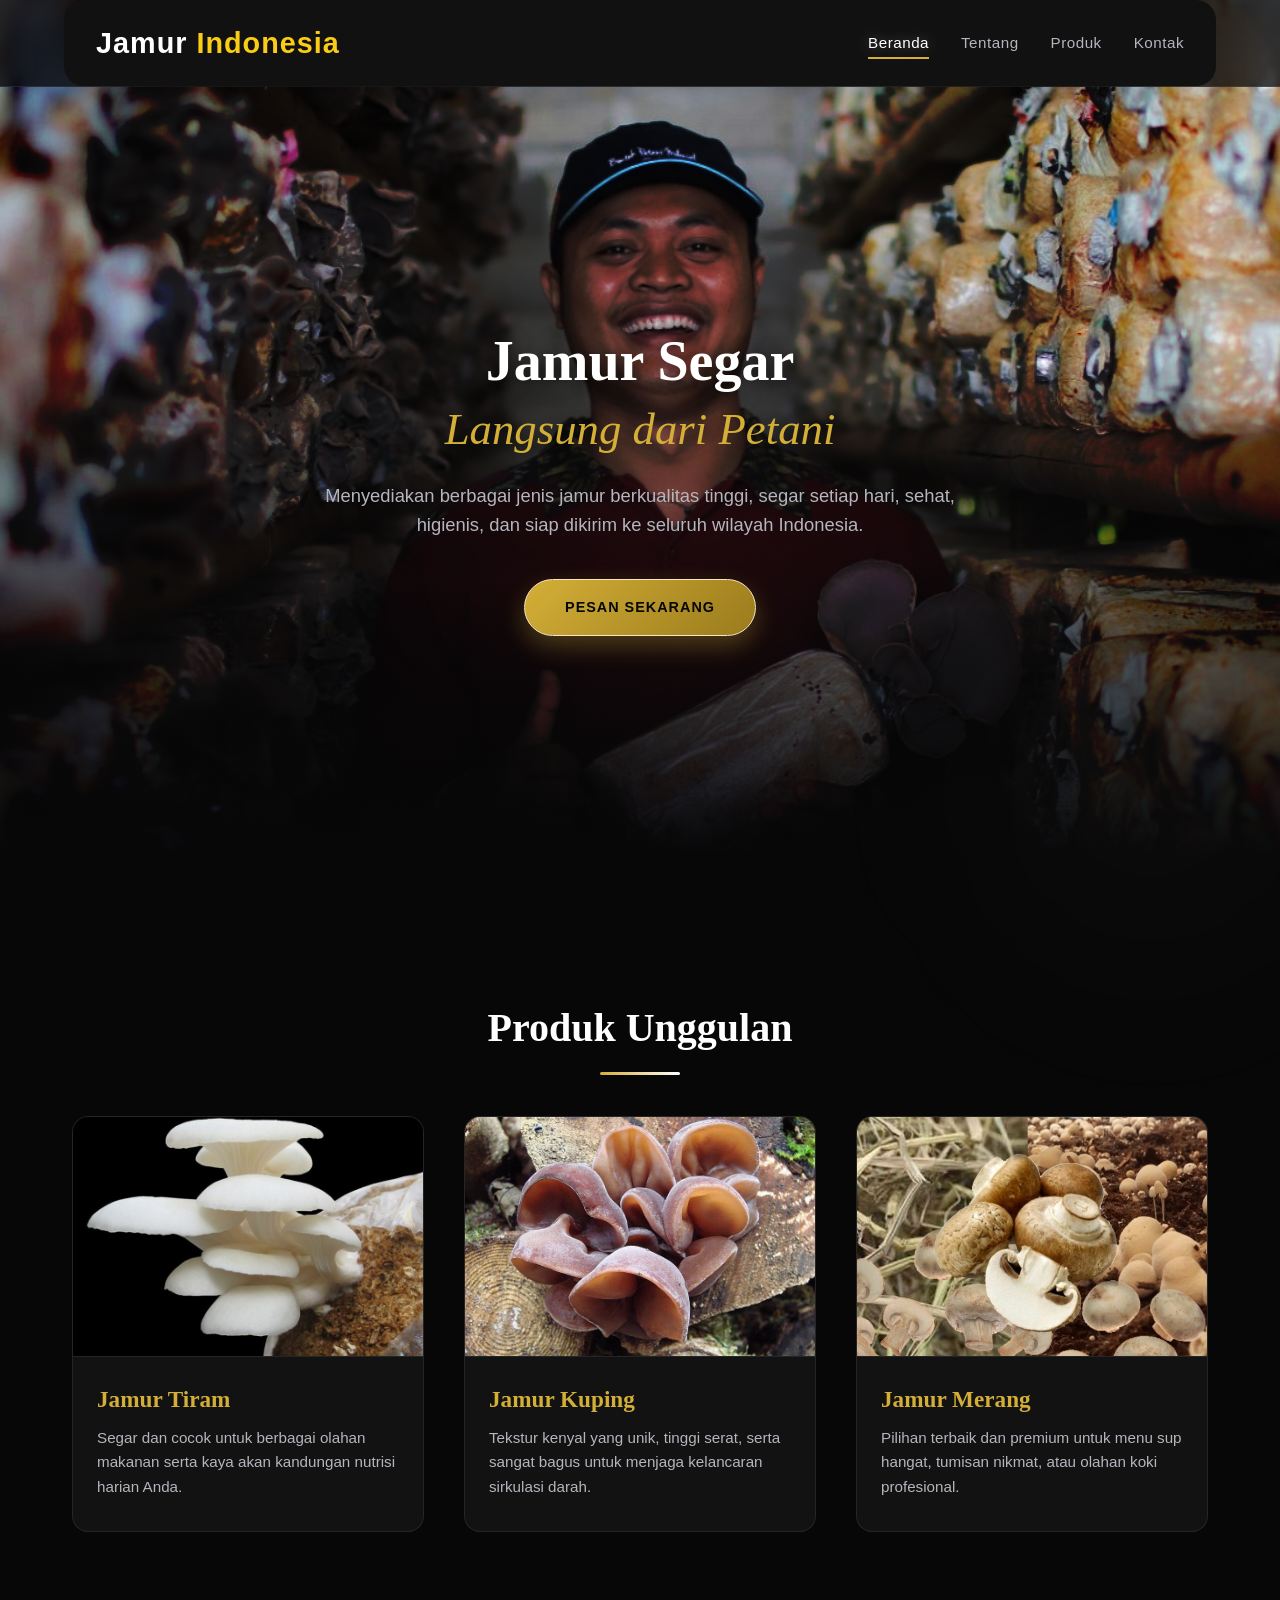
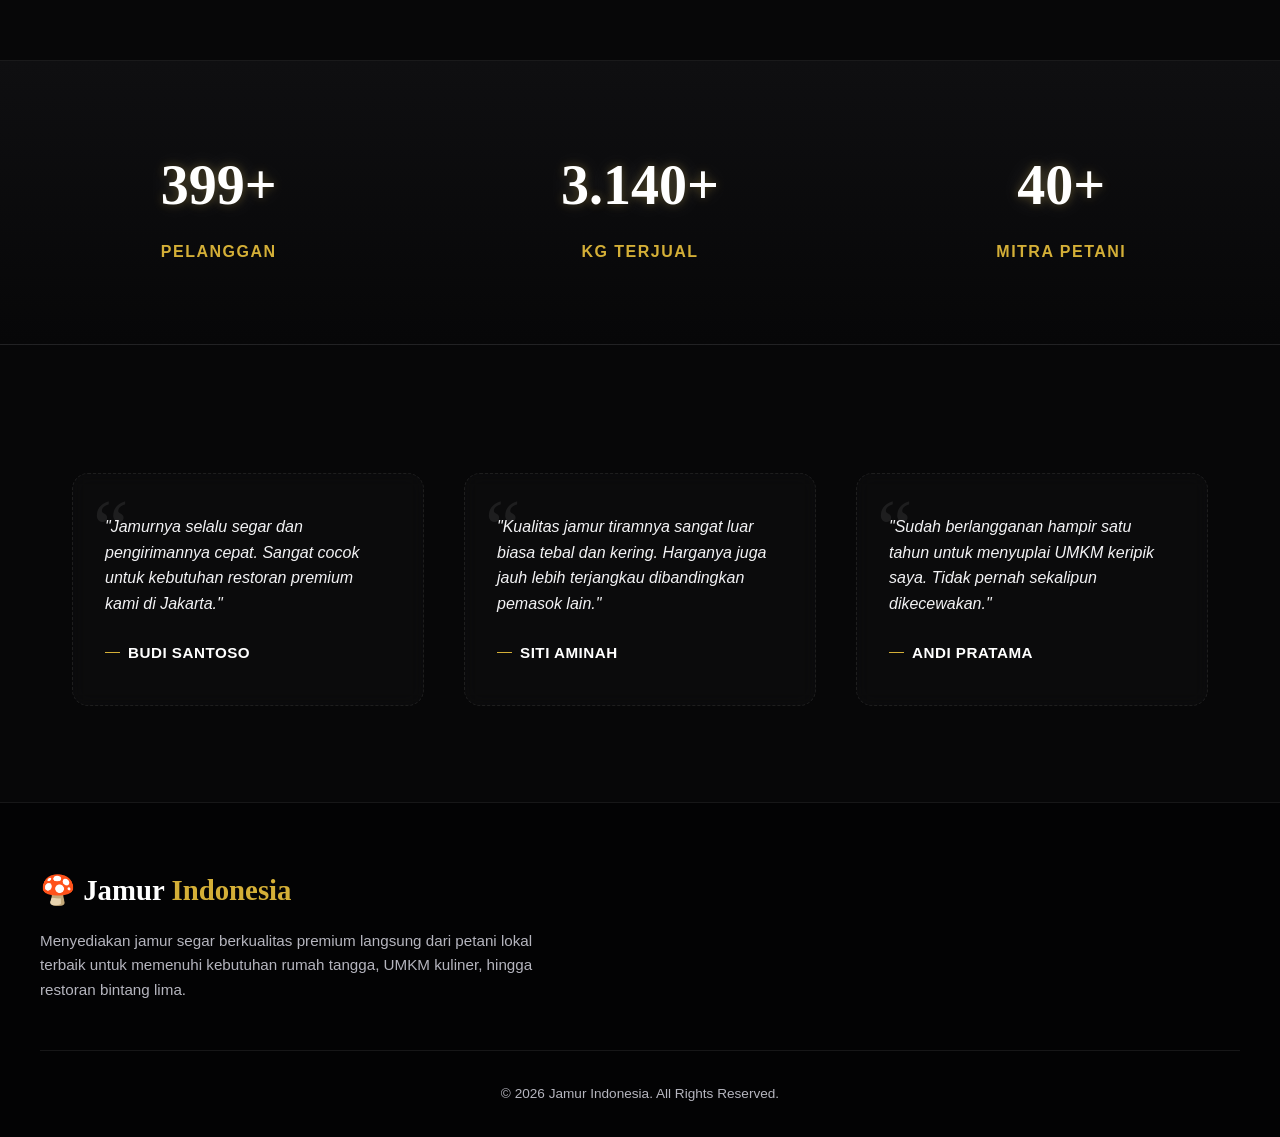
<file: index.html>
<!DOCTYPE html>
<html lang="en">
<head>
    <meta charset="UTF-8">
    <meta name="viewport" content="width=device-width, initial-scale=1.0">
    <title>Jamur Indonesia</title>

    <link rel="stylesheet" href="css/style.css">
    <link rel="stylesheet" href="css/index.css">
</head>
<body>
    <script src="javascript/index.js"></script>
    <header>
    <nav class="navbar">

        <div class="logo">
            <h1>Jamur <span>Indonesia</span></h1>
        </div>

        <ul class="nav-menu">
            <li><a href="index.html" class="active">Beranda</a></li>
            <li><a href="tentang.html">Tentang</a></li>
            <li><a href="produk.html">Produk</a></li>
            <li><a href="kontak.html">Kontak</a></li>
        </ul>

    </nav>
    </header>

    <!-- Hero Section -->
    <section class="hero">
        <h1>Jamur Segar <span>Langsung dari Petani</span></h1>
        <p>
            Menyediakan berbagai jenis jamur berkualitas tinggi,
            segar setiap hari, sehat, higienis, dan siap dikirim
            ke seluruh wilayah Indonesia.
        </p>
        <a href="#order-now" class="btn" id="order-btn">Pesan Sekarang</a>
    </section>

    <!-- Produk Section -->
    <section class="produk">
        <h2>Produk Unggulan</h2>

        <div class="card-container">
            <!-- Card 1 -->
            <div class="card">
                <img src="image/Jamur Tiram.jpg" 
                     onerror="this.src='https://placehold.co/600x400/121212/D4AF37?text=Jamur+Tiram'" 
                     alt="Jamur Tiram">
                <h3>Jamur Tiram</h3>
                <p>Segar dan cocok untuk berbagai olahan makanan serta kaya akan kandungan nutrisi harian Anda.</p>
            </div>

            <!-- Card 2 -->
            <div class="card">
                <img src="image/Jamur Kuping.JPG" 
                     onerror="this.src='https://placehold.co/600x400/121212/D4AF37?text=Jamur+Kuping'" 
                     alt="Jamur Kuping">
                <h3>Jamur Kuping</h3>
                <p>Tekstur kenyal yang unik, tinggi serat, serta sangat bagus untuk menjaga kelancaran sirkulasi darah.</p>
            </div>

            <!-- Card 3 -->
            <div class="card">
                <img src="image/Jamur Merang.jpg" 
                     onerror="this.src='https://placehold.co/600x400/121212/D4AF37?text=Jamur+Merang'" 
                     alt="Jamur Merang">
                <h3>Jamur Merang</h3>
                <p>Pilihan terbaik dan premium untuk menu sup hangat, tumisan nikmat, atau olahan koki profesional.</p>
            </div>
        </div>
    </section>

    <!-- Statistik Section -->
    <section class="statistik" id="stat-section">
        <div class="item">
            <h2 id="pelanggan" data-target="1500">0</h2>
            <p>Pelanggan</p>
        </div>

        <div class="item">
            <h2 id="terjual" data-target="12500">0</h2>
            <p>Kg Terjual</p>
        </div>

        <div class="item">
            <h2 id="mitra" data-target="85">0</h2>
            <p>Mitra Petani</p>
        </div>
    </section>

    <!-- Ulasan Section -->
    <section>
        <div class="ulasan-container">
            <div class="ulasan-card">
                <p>
                    "Jamurnya selalu segar dan pengirimannya cepat. Sangat cocok untuk kebutuhan restoran premium kami di Jakarta."
                </p>
                <h4>Budi Santoso</h4>
            </div>

            <div class="ulasan-card">
                <p>
                    "Kualitas jamur tiramnya sangat luar biasa tebal dan kering. Harganya juga jauh lebih terjangkau dibandingkan pemasok lain."
                </p>
                <h4>Siti Aminah</h4>
            </div>

            <div class="ulasan-card">
                <p>
                    "Sudah berlangganan hampir satu tahun untuk menyuplai UMKM keripik saya. Tidak pernah sekalipun dikecewakan."
                </p>
                <h4>Andi Pratama</h4>
            </div>
        </div>
    </section>

    <!-- Footer -->
    <footer>
        <div class="footer-container">
            <div class="footer-brand">
                <h2>🍄 Jamur <span>Indonesia</span></h2>
                <p>
                    Menyediakan jamur segar berkualitas premium langsung dari petani lokal terbaik untuk memenuhi kebutuhan rumah tangga, UMKM kuliner, hingga restoran bintang lima.
                </p>
            </div>
        </div>

        <div class="footer-bottom">
            <p>© 2026 Jamur Indonesia. All Rights Reserved.</p>
        </div>
    </footer>

    <!-- Custom Modal Dialog (Pemberitahuan Order) -->
    <div class="modal" id="order-modal">
        <div class="modal-content">
            <h3>Pemesanan Jamur Indonesia</h3>
            <p>Hubungi CS kami melalui WhatsApp atau formulir pemesanan instan untuk mendapatkan penawaran harga kemitraan terbaik hari ini!</p>
            <button class="modal-close" id="modal-close-btn">Tutup</button>
        </div>
    </div>


</body>
</html>
</file>
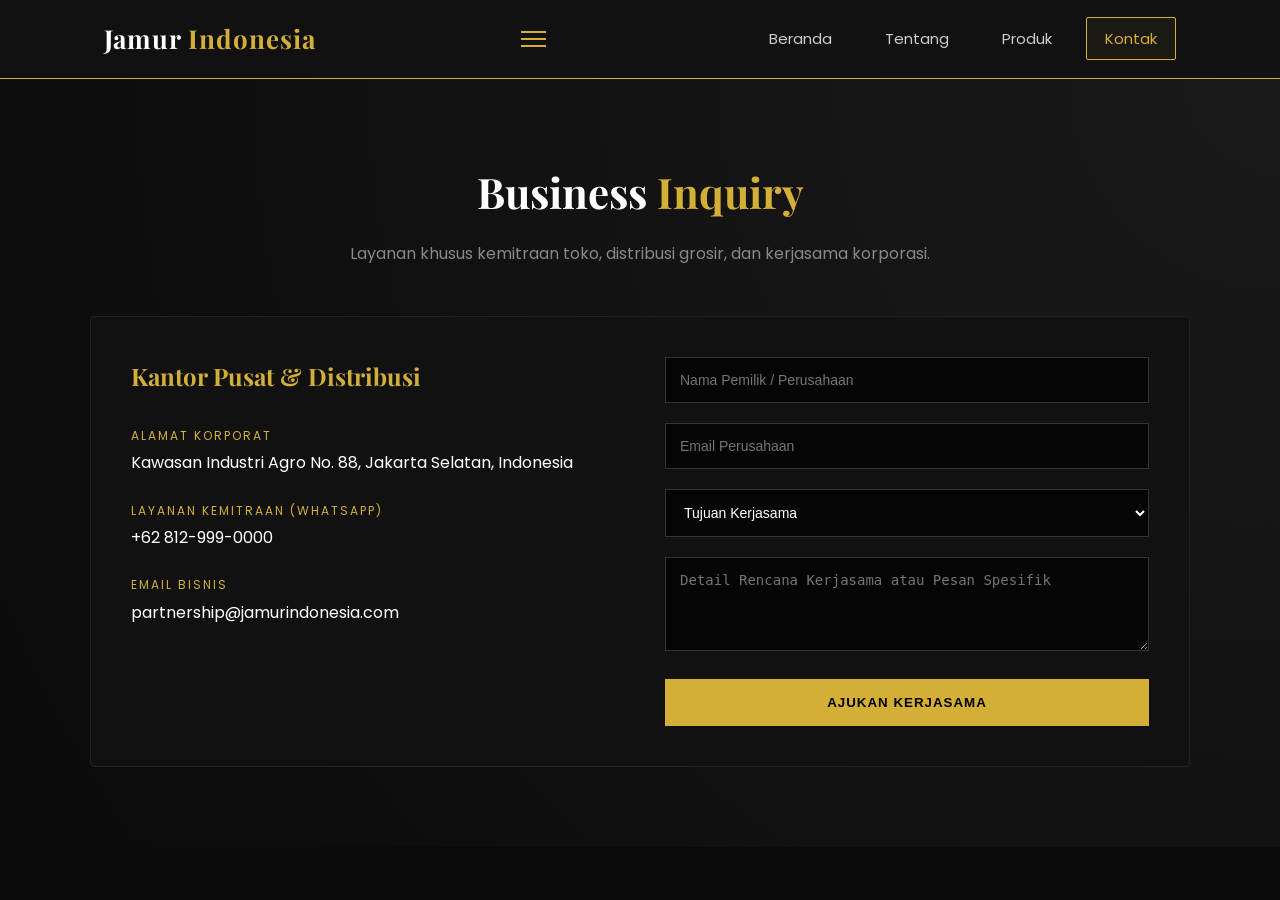
<file: kontak.html>
<!DOCTYPE html>
<html lang="id">
<head>
    <meta charset="UTF-8">
    <meta name="viewport" content="width=device-width, initial-scale=1.0">
    <title>Kontak Bisnis - Jamur Indonesia</title>
    <link rel="stylesheet" href="css/kontak.css">
    <link href="https://fonts.googleapis.com/css2?family=Playfair+Display:wght@700&family=Poppins:wght@300;400;600&display=swap" rel="stylesheet">
</head>
<body>

    <header>
        <nav class="navbar">
            <div class="logo">
                <h1>Jamur <span>Indonesia</span></h1>
            </div>

            <div class="menu-toggle" id="mobile-menu">
                <span></span>
                <span></span>
                <span></span>
            </div>

            <ul class="nav-menu" id="nav-list">
                <li><a href="index.html">Beranda</a></li>
                <li><a href="tentang.html">Tentang</a></li>
                <li><a href="produk.html">Produk</a></li>
                <li><a href="kontak.html" class="active">Kontak</a></li>
            </ul>
        </nav>
    </header>

    <section class="contact-section">
        <div class="container">
            <div class="contact-header">
                <h2>Business <span>Inquiry</span></h2>
                <p>Layanan khusus kemitraan toko, distribusi grosir, dan kerjasama korporasi.</p>
            </div>
            
            <div class="contact-wrapper">
                <div class="contact-info">
                    <h3>Kantor Pusat & Distribusi</h3>
                    <div class="info-item">
                        <p class="label">Alamat Korporat</p>
                        <p>Kawasan Industri Agro No. 88, Jakarta Selatan, Indonesia</p>
                    </div>
                    <div class="info-item">
                        <p class="label">Layanan Kemitraan (WhatsApp)</p>
                        <p>+62 812-999-0000</p>
                    </div>
                    <div class="info-item">
                        <p class="label">Email Bisnis</p>
                        <p>partnership@jamurindonesia.com</p>
                    </div>
                </div>

                <div class="contact-form">
                    <form action="#" method="POST">
                        <div class="input-group">
                            <input type="text" placeholder="Nama Pemilik / Perusahaan" required>
                        </div>
                        <div class="input-group">
                            <input type="email" placeholder="Email Perusahaan" required>
                        </div>
                        <div class="input-group">
                            <select required>
                                <option value="" disabled selected>Tujuan Kerjasama</option>
                                <option value="grosir">Pemesanan Grosir (Toko)</option>
                                <option value="distribusi">Menjadi Distributor Resmi</option>
                                <option value="suplai">Penawaran Suplai Bahan Baku</option>
                            </select>
                        </div>
                        <div class="input-group">
                            <textarea rows="4" placeholder="Detail Rencana Kerjasama atau Pesan Spesifik" required></textarea>
                        </div>
                        <button type="submit" class="btn-submit">Ajukan Kerjasama</button>
                    </form>
                </div>
            </div>
        </div>
    </section>

    <script>
        const mobileMenu = document.getElementById('mobile-menu');
        const navList = document.getElementById('nav-list');

        mobileMenu.addEventListener('click', () => {
            navList.classList.toggle('active');
            mobileMenu.classList.toggle('is-active');
        });
    </script>
</body>
</html>
</file>
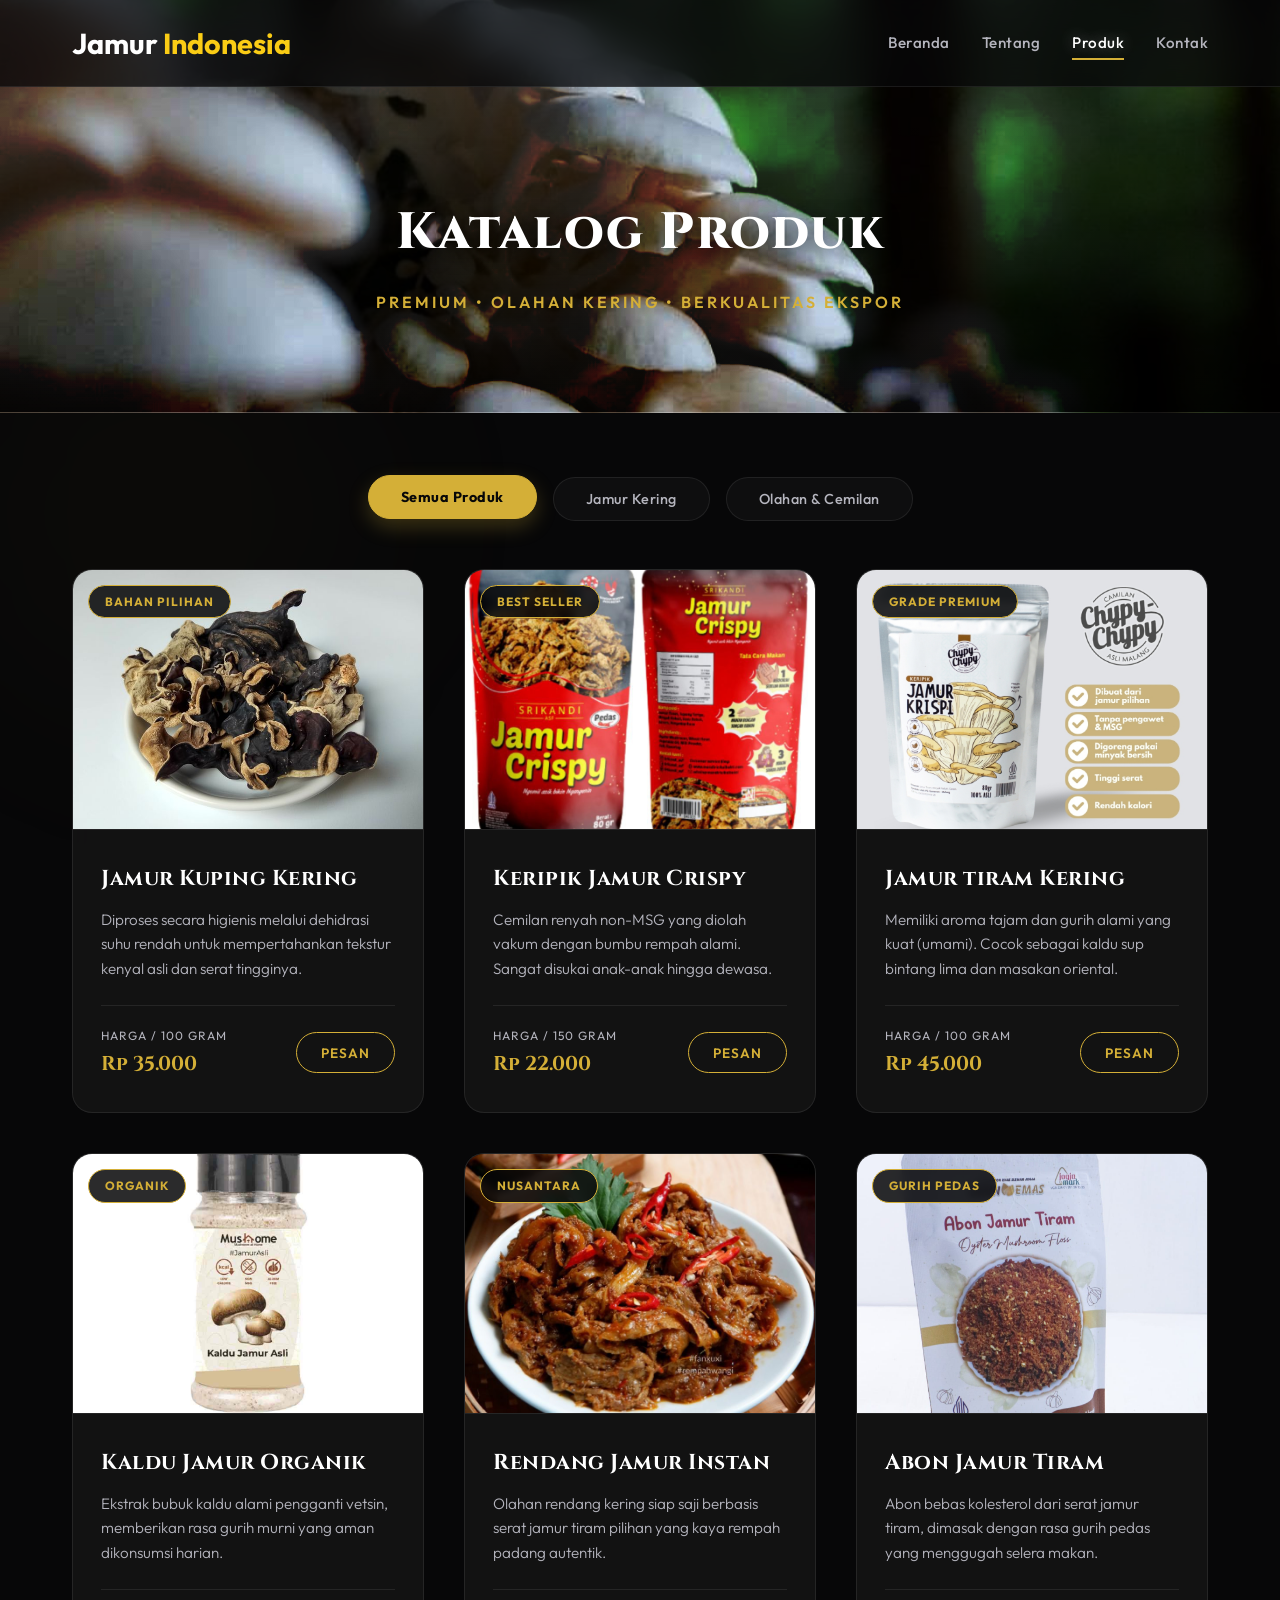
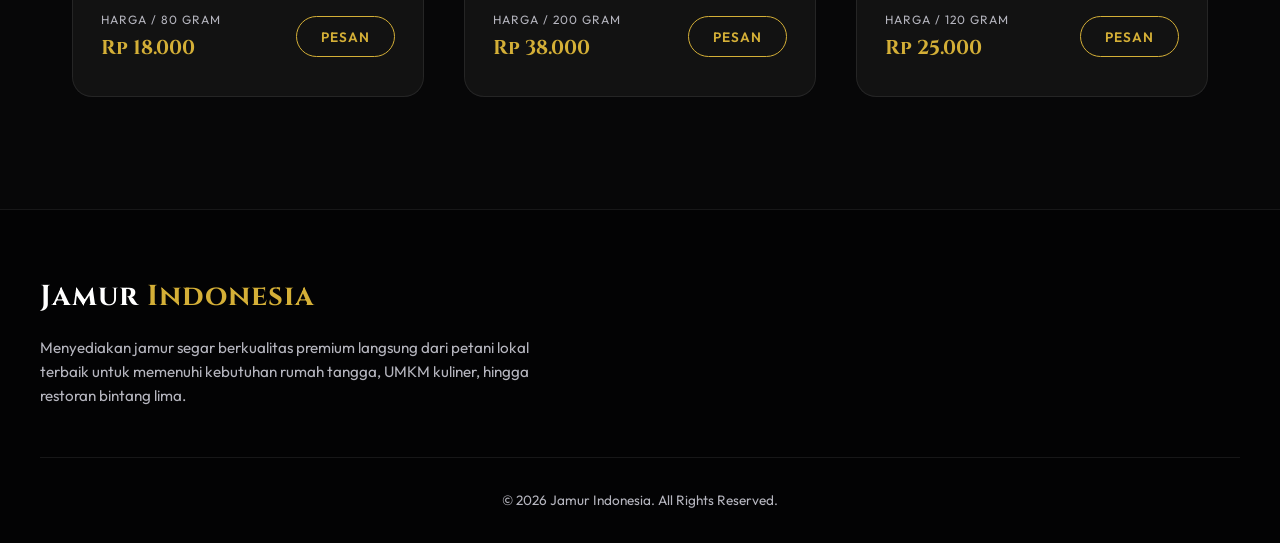
<file: produk.html>
<!DOCTYPE html>
<html lang="id">
<head>
    <meta charset="UTF-8">
    <meta name="viewport" content="width=device-width, initial-scale=1.0">
    <title>Koleksi Produk Premium | Jamur Indonesia</title>
    
    <!-- Google Fonts: Cinzel (Luxury Headings) & Outfit (Modern Body) -->
    <link rel="preconnect" href="https://fonts.googleapis.com">
    <link rel="preconnect" href="https://fonts.gstatic.com" crossorigin>
    <link href="https://fonts.googleapis.com/css2?family=Cinzel:wght@400;500;600;700;800;900&family=Outfit:wght@100;200;300;400;500;600;700;800;900&display=swap" rel="stylesheet">
    
    <!-- FontAwesome untuk ikon dekoratif -->
    <link rel="stylesheet" href="https://cdnjs.cloudflare.com/ajax/libs/font-awesome/6.4.0/css/all.min.css">

    <link rel="stylesheet" href="css/produ.css">
</head>
<body>
    <script src="javascript/produk.js"></script>
    <!-- Header & Navigation -->
    <header>
        <nav class="navbar">
            <div class="logo">
                <h1>Jamur <span>Indonesia</span></h1>
            </div>

            <div class="menu-toggle" id="mobile-menu">
                <span></span>
                <span></span>
                <span></span>
            </div>

            <ul class="nav-menu" id="nav-list">
                <li><a href="index.html">Beranda</a></li>
                <li><a href="tentang.html">Tentang</a></li>
                <li><a href="produk.html" class="active">Produk</a></li>
                <li><a href="kontak.html">Kontak</a></li>
            </ul>
        </nav>
    </header>

    <!-- Page Header (Hero) -->
    <section class="page-header">
        <h1>Katalog Produk</h1>
        <p>Premium • Olahan Kering • Berkualitas Ekspor</p>
    </section>

    <!-- Filter Navigation -->
    <section class="filter-section">
        <button class="filter-btn active" data-filter="all">Semua Produk</button>
        <button class="filter-btn" data-filter="jamur-kering">Jamur Kering</button>
        <button class="filter-btn" data-filter="olahan">Olahan & Cemilan</button>
    </section>

    <!-- Catalog Grid Section -->
    <section class="produk-katalog">
        <div class="catalog-grid">
            
            <!-- Produk 1 -->
            <div class="product-card" data-category="jamur-kering">
                <div class="img-wrapper">
                    <span class="badge">Bahan Pilihan</span>
                    <img src="image/jamur_kuping_kering.png" 
                         onerror="this.src='https://placehold.co/600x400/121212/D4AF37?text=Jamur+Kuping+Kering'" 
                         alt="Jamur Kuping Kering">
                </div>
                <div class="info-wrapper">
                    <h3>Jamur Kuping Kering</h3>
                    <p class="desc">Diproses secara higienis melalui dehidrasi suhu rendah untuk mempertahankan tekstur kenyal asli dan serat tingginya.</p>
                    <div class="price-action-bar">
                        <div class="price-box">
                            <span class="price-label">Harga / 100 Gram</span>
                            <span class="price">Rp 35.000</span>
                        </div>
                        <button class="order-btn-card" data-product="Jamur Kuping Kering" data-price="Rp 35.000">Pesan</button>
                    </div>
                </div>
            </div>

            <!-- Produk 2 -->
            <div class="product-card" data-category="olahan">
                <div class="img-wrapper">
                    <span class="badge">Best Seller</span>
                    <img src="image/Jamurkrispikering.png" 
                         onerror="this.src='https://placehold.co/600x400/121212/D4AF37?text=Keripik+Jamur+Crispy'" 
                         alt="Keripik Jamur Crispy">
                </div>
                <div class="info-wrapper">
                    <h3>Keripik Jamur Crispy</h3>
                    <p class="desc">Cemilan renyah non-MSG yang diolah vakum dengan bumbu rempah alami. Sangat disukai anak-anak hingga dewasa.</p>
                    <div class="price-action-bar">
                        <div class="price-box">
                            <span class="price-label">Harga / 150 Gram</span>
                            <span class="price">Rp 22.000</span>
                        </div>
                        <button class="order-btn-card" data-product="Keripik Jamur Crispy" data-price="Rp 22.000">Pesan</button>
                    </div>
                </div>
            </div>

            <!-- Produk 3 -->
            <div class="product-card" data-category="jamur-kering">
                <div class="img-wrapper">
                    <span class="badge">Grade Premium</span>
                    <img src="image/jamurtiramkrispi.png" 
                         onerror="this.src='https://placehold.co/600x400/121212/D4AF37?text=Jamur+Shiitake+Kering'" 
                         alt="Jamur tiram Kering">
                </div>
                <div class="info-wrapper">
                    <h3>Jamur tiram Kering</h3>
                    <p class="desc">Memiliki aroma tajam dan gurih alami yang kuat (umami). Cocok sebagai kaldu sup bintang lima dan masakan oriental.</p>
                    <div class="price-action-bar">
                        <div class="price-box">
                            <span class="price-label">Harga / 100 Gram</span>
                            <span class="price">Rp 45.000</span>
                        </div>
                        <button class="order-btn-card" data-product="Jamur Shiitake Kering" data-price="Rp 45.000">Pesan</button>
                    </div>
                </div>
            </div>

            <!-- Produk 4 -->
            <div class="product-card" data-category="olahan">
                <div class="img-wrapper">
                    <span class="badge">Organik</span>
                    <img src="image/Kaldu Jamur.png" 
                         onerror="this.src='https://placehold.co/600x400/121212/D4AF37?text=Kaldu+Jamur+Organik'" 
                         alt="Kaldu Jamur Bubuk">
                </div>
                <div class="info-wrapper">
                    <h3>Kaldu Jamur Organik</h3>
                    <p class="desc">Ekstrak bubuk kaldu alami pengganti vetsin, memberikan rasa gurih murni yang aman dikonsumsi harian.</p>
                    <div class="price-action-bar">
                        <div class="price-box">
                            <span class="price-label">Harga / 80 Gram</span>
                            <span class="price">Rp 18.000</span>
                        </div>
                        <button class="order-btn-card" data-product="Kaldu Jamur Organik" data-price="Rp 18.000">Pesan</button>
                    </div>
                </div>
            </div>

            <!-- Produk 5 -->
            <div class="product-card" data-category="olahan">
                <div class="img-wrapper">
                    <span class="badge">Nusantara</span>
                    <img src="image/rendangjamur.png" 
                         onerror="this.src='https://placehold.co/600x400/121212/D4AF37?text=Rendang+Jamur+Instan'" 
                         alt="Rendang Jamur Instan">
                </div>
                <div class="info-wrapper">
                    <h3>Rendang Jamur Instan</h3>
                    <p class="desc">Olahan rendang kering siap saji berbasis serat jamur tiram pilihan yang kaya rempah padang autentik.</p>
                    <div class="price-action-bar">
                        <div class="price-box">
                            <span class="price-label">Harga / 200 Gram</span>
                            <span class="price">Rp 38.000</span>
                        </div>
                        <button class="order-btn-card" data-product="Rendang Jamur Instan" data-price="Rp 38.000">Pesan</button>
                    </div>
                </div>
            </div>

            <!-- Produk 6 -->
            <div class="product-card" data-category="olahan">
                <div class="img-wrapper">
                    <span class="badge">Gurih Pedas</span>
                    <img src="image/Abonjamur.png" 
                         onerror="this.src='https://placehold.co/600x400/121212/D4AF37?text=Abon+Jamur+Tiram'" 
                         alt="Abon Jamur Tiram">
                </div>
                <div class="info-wrapper">
                    <h3>Abon Jamur Tiram</h3>
                    <p class="desc">Abon bebas kolesterol dari serat jamur tiram, dimasak dengan rasa gurih pedas yang menggugah selera makan.</p>
                    <div class="price-action-bar">
                        <div class="price-box">
                            <span class="price-label">Harga / 120 Gram</span>
                            <span class="price">Rp 25.000</span>
                        </div>
                        <button class="order-btn-card" data-product="Abon Jamur Tiram" data-price="Rp 25.000">Pesan</button>
                    </div>
                </div>
            </div>

        </div>
    </section>

    <!-- Footer Section -->
    <footer>
        <div class="footer-container">
            <div class="footer-brand">
                <h2> Jamur <span>Indonesia</span></h2>
                <p>
                    Menyediakan jamur segar berkualitas premium langsung dari petani lokal terbaik untuk memenuhi kebutuhan rumah tangga, UMKM kuliner, hingga restoran bintang lima.
                </p>
            </div>
        </div>

        <div class="footer-bottom">
            <p>© 2026 Jamur Indonesia. All Rights Reserved.</p>
        </div>
    </footer>

    <!-- Custom Booking Modal Dialog -->
    <div class="modal" id="order-modal">
        <div class="modal-content">
            <button class="modal-close-icon" id="modal-close-btn">
                <i class="fa-solid fa-xmark"></i>
            </button>
            <h3>Konfirmasi Pemesanan</h3>
            <p class="modal-subtitle">Pesan Instan Via WhatsApp</p>
            
            <form id="order-form">
                <!-- Data Produk Terpilih Secara Dinamis -->
                <div class="form-row">
                    <div class="form-group">
                        <label for="pilih-produk">Produk Terpilih</label>
                        <input type="text" id="pilih-produk" readonly>
                    </div>
                    <div class="form-group">
                        <label for="pilih-harga">Harga Satuan</label>
                        <input type="text" id="pilih-harga" readonly>
                    </div>
                </div>

                <!-- Input Detail Pelanggan -->
                <div class="form-row">
                    <div class="form-group">
                        <label for="nama-pembeli">Nama Lengkap</label>
                        <input type="text" id="nama-pembeli" placeholder="Contoh: Budi Santoso" required>
                    </div>
                    <div class="form-group">
                        <label for="jumlah-beli">Jumlah (Pack / Gram)</label>
                        <input type="number" id="jumlah-beli" value="1" min="1" required>
                    </div>
                </div>

                <div class="form-group">
                    <label for="alamat-kirim">Alamat Pengiriman</label>
                    <textarea id="alamat-kirim" rows="3" placeholder="Tuliskan alamat lengkap beserta kecamatan dan kode pos" required></textarea>
                </div>

                <button type="submit" class="submit-order-btn">Kirim Pemesanan <i class="fa-brands fa-whatsapp"></i></button>
            </form>
        </div>
    </div>

</body>
</html>
</file>
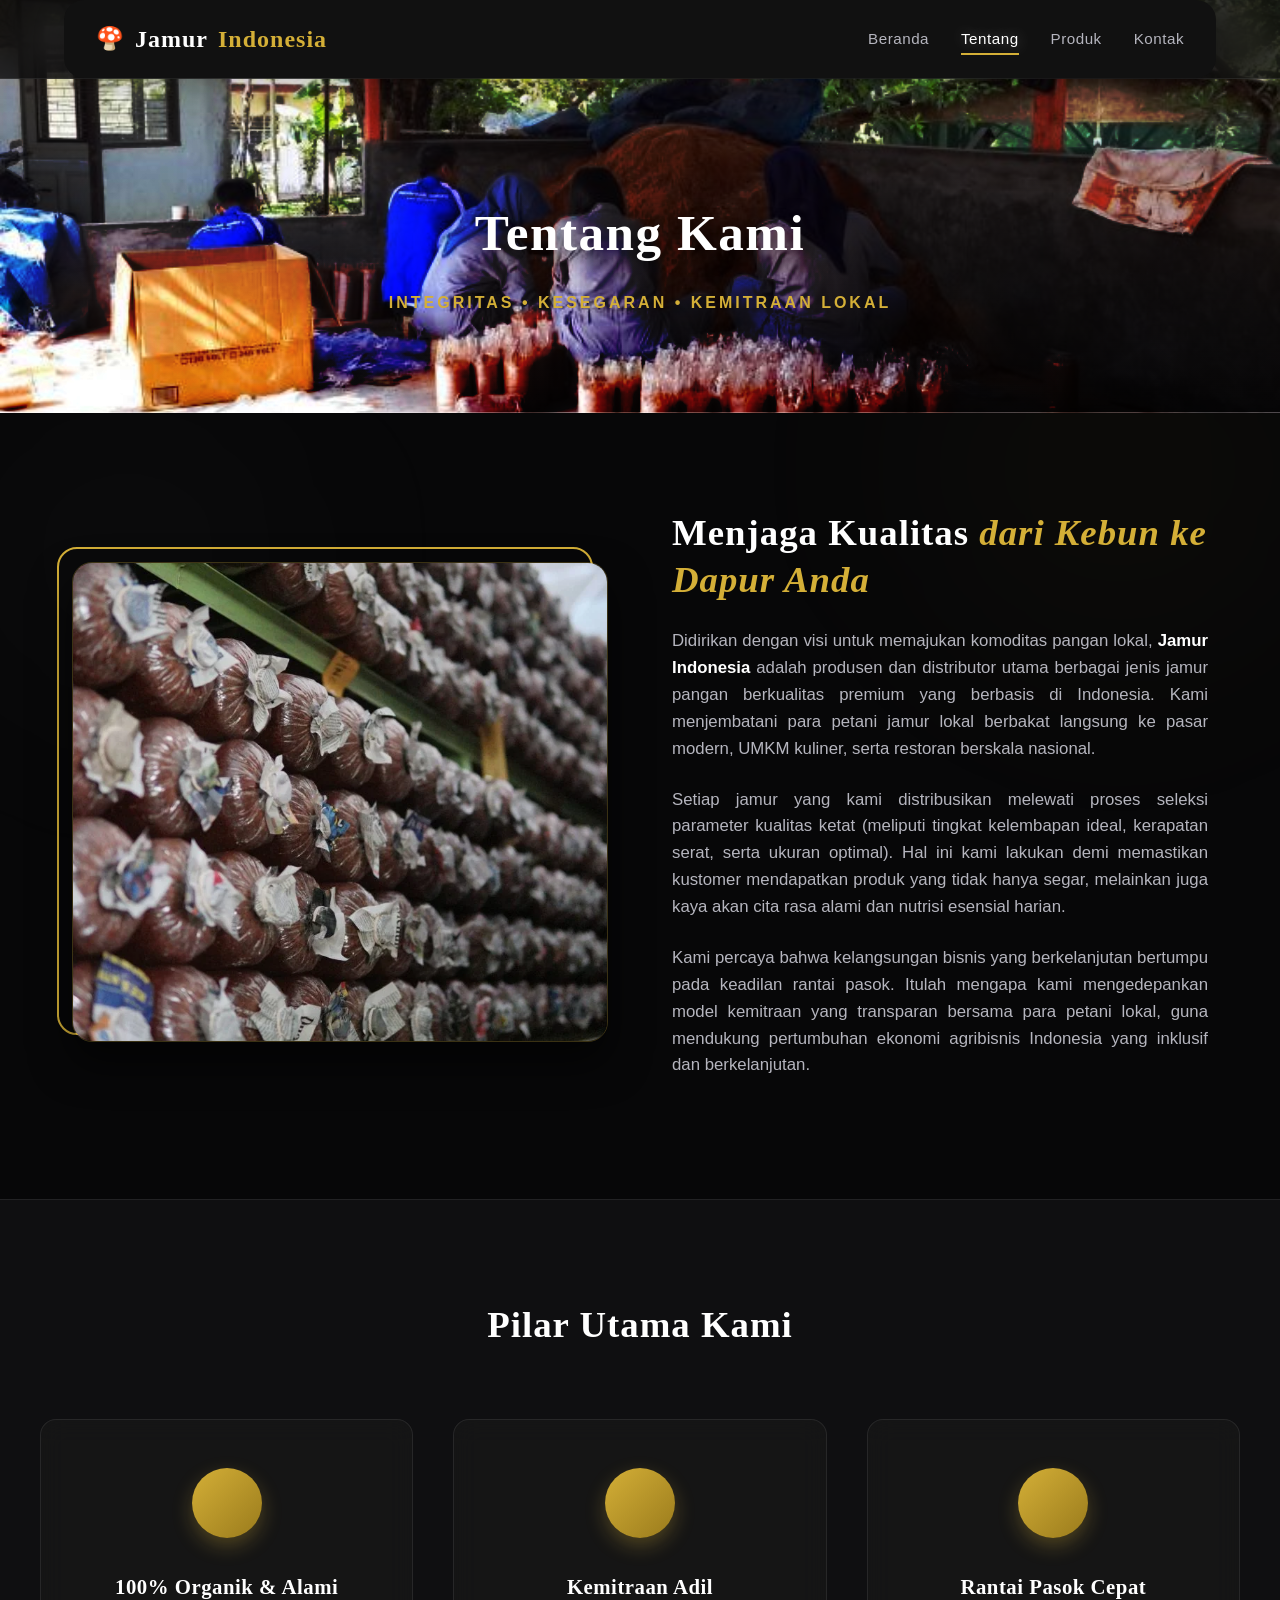
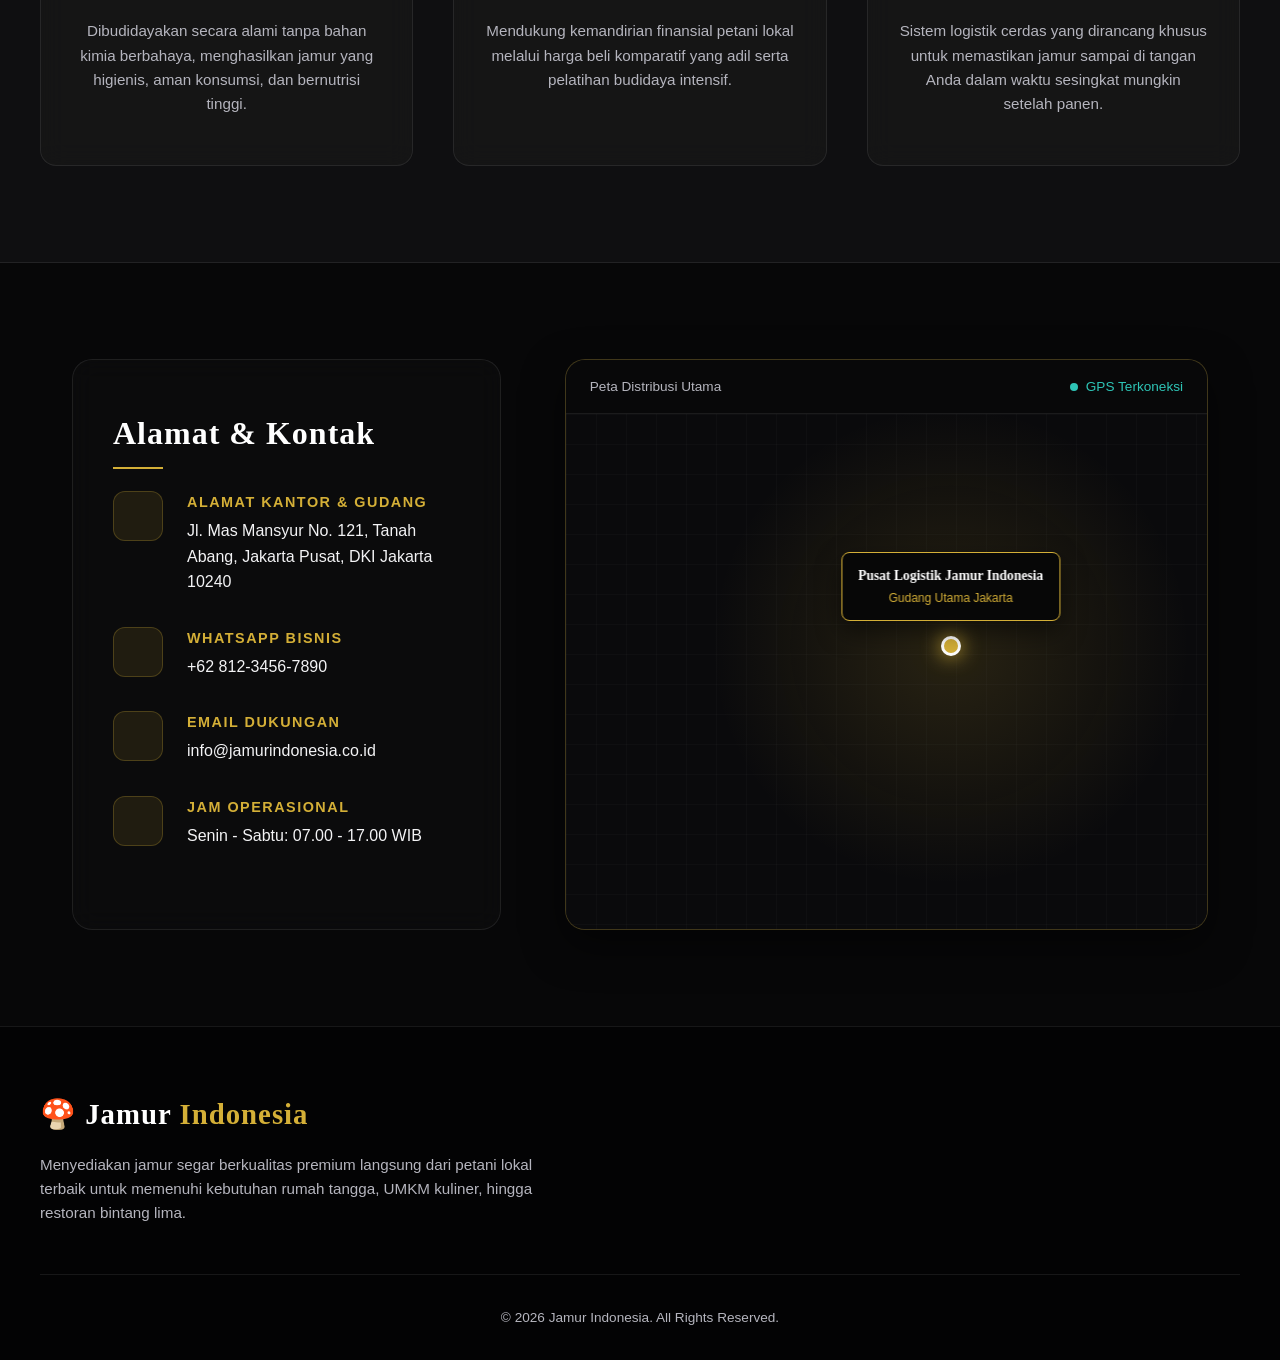
<file: tentang.html>
<!DOCTYPE html>
<html lang="en">
<head>
    <meta charset="UTF-8">
    <meta name="viewport" content="width=device-width, initial-scale=1.0">
    <title>Jamur Indonesia</title>

    <link rel="stylesheet" href="css/style.css">
    <link rel="stylesheet" href="css/tentang.css">
</head>
<body>
    <script src="javascript/tentang.js"></script>


    <!-- Header & Navigation -->
    <header>
        <nav class="navbar">
            <div class="logo">
                <h1>Jamur <span>Indonesia</span></h1>
            </div>

            <div class="menu-toggle" id="mobile-menu">
                <span></span>
                <span></span>
                <span></span>
            </div>

            <ul class="nav-menu" id="nav-list">
                <li><a href="index.html">Beranda</a></li>
                <li><a href="tentang.html" class="active">Tentang</a></li>
                <li><a href="produk.html">Produk</a></li>
                <li><a href="kontak.html">Kontak</a></li>
            </ul>
        </nav>
    </header>

    <!-- Page Header (Hero) -->
    <section class="page-header">
        <h1>Tentang Kami</h1>
        <p>Integritas • Kesegaran • Kemitraan Lokal</p>
    </section>

    <!-- Tentang Toko Section -->
    <section class="tentang-toko">
        <div class="intro-grid">
            <div class="intro-image-container">
                <img src="image/Steril.webp" 
                     onerror="this.src='https://placehold.co/800x600/121212/D4AF37?text=Jamur+Indonesia'" 
                     alt="Kebun Jamur Indonesia">
            </div>
            <div class="intro-text">
                <h2>Menjaga Kualitas <span>dari Kebun ke Dapur Anda</span></h2>
                <p>
                    Didirikan dengan visi untuk memajukan komoditas pangan lokal, <strong>Jamur Indonesia</strong> adalah produsen dan distributor utama berbagai jenis jamur pangan berkualitas premium yang berbasis di Indonesia. Kami menjembatani para petani jamur lokal berbakat langsung ke pasar modern, UMKM kuliner, serta restoran berskala nasional.
                </p>
                <p>
                    Setiap jamur yang kami distribusikan melewati proses seleksi parameter kualitas ketat (meliputi tingkat kelembapan ideal, kerapatan serat, serta ukuran optimal). Hal ini kami lakukan demi memastikan kustomer mendapatkan produk yang tidak hanya segar, melainkan juga kaya akan cita rasa alami dan nutrisi esensial harian.
                </p>
                <p>
                    Kami percaya bahwa kelangsungan bisnis yang berkelanjutan bertumpu pada keadilan rantai pasok. Itulah mengapa kami mengedepankan model kemitraan yang transparan bersama para petani lokal, guna mendukung pertumbuhan ekonomi agribisnis Indonesia yang inklusif dan berkelanjutan.
                </p>
            </div>
        </div>
    </section>

    <!-- Nilai Utama Section -->
    <section class="nilai-utama">
        <div class="nilai-container">
            <div class="nilai-header">
                <h2>Pilar Utama Kami</h2>
            </div>
            <div class="nilai-grid">
                <!-- Pilar 1 -->
                <div class="nilai-card">
                    <div class="icon-box">
                        <i class="fa-solid fa-leaf"></i>
                    </div>
                    <h3>100% Organik & Alami</h3>
                    <p>Dibudidayakan secara alami tanpa bahan kimia berbahaya, menghasilkan jamur yang higienis, aman konsumsi, dan bernutrisi tinggi.</p>
                </div>
                <!-- Pilar 2 -->
                <div class="nilai-card">
                    <div class="icon-box">
                        <i class="fa-solid fa-handshake"></i>
                    </div>
                    <h3>Kemitraan Adil</h3>
                    <p>Mendukung kemandirian finansial petani lokal melalui harga beli komparatif yang adil serta pelatihan budidaya intensif.</p>
                </div>
                <!-- Pilar 3 -->
                <div class="nilai-card">
                    <div class="icon-box">
                        <i class="fa-solid fa-truck-fast"></i>
                    </div>
                    <h3>Rantai Pasok Cepat</h3>
                    <p>Sistem logistik cerdas yang dirancang khusus untuk memastikan jamur sampai di tangan Anda dalam waktu sesingkat mungkin setelah panen.</p>
                </div>
            </div>
        </div>
    </section>

    <!-- Lokasi & Kontak Section -->
    <section class="lokasi-kontak">
        <div class="lokasi-grid">
            
            <!-- Detail Kontak -->
            <div class="info-alamat-card">
                <div>
                    <h2>Alamat & Kontak</h2>
                    
                    <!-- Item 1: Alamat -->
                    <div class="detail-item">
                        <div class="icon-wrapper">
                            <i class="fa-solid fa-location-dot"></i>
                        </div>
                        <div class="text-wrapper">
                            <h4>Alamat Kantor & Gudang</h4>
                            <p>Jl. Mas Mansyur No. 121, Tanah Abang, Jakarta Pusat, DKI Jakarta 10240</p>
                        </div>
                    </div>

                    <!-- Item 2: Telepon / WA -->
                    <div class="detail-item">
                        <div class="icon-wrapper">
                            <i class="fa-brands fa-whatsapp"></i>
                        </div>
                        <div class="text-wrapper">
                            <h4>WhatsApp Bisnis</h4>
                            <p>+62 812-3456-7890</p>
                        </div>
                    </div>

                    <!-- Item 3: Email -->
                    <div class="detail-item">
                        <div class="icon-wrapper">
                            <i class="fa-solid fa-envelope"></i>
                        </div>
                        <div class="text-wrapper">
                            <h4>Email Dukungan</h4>
                            <p>info@jamurindonesia.co.id</p>
                        </div>
                    </div>

                    <!-- Item 4: Jam Operasional -->
                    <div class="detail-item">
                        <div class="icon-wrapper">
                            <i class="fa-solid fa-clock"></i>
                        </div>
                        <div class="text-wrapper">
                            <h4>Jam Operasional</h4>
                            <p>Senin - Sabtu: 07.00 - 17.00 WIB</p>
                        </div>
                    </div>
                </div>
            </div>

            <!-- Visual Map Placeholder (Premium UI) -->
            <div class="map-container">
                <div class="map-header-decor">
                    <span><i class="fa-solid fa-earth-asia"></i> Peta Distribusi Utama</span>
                    <div class="indicator">
                        <span></span> GPS Terkoneksi
                    </div>
                </div>
                <div class="map-visual">
                    <div class="map-grid-lines"></div>
                    
                    <!-- Glow & Radar Ping Effect -->
                    <div class="map-pin">
                        <div class="pin-body"></div>
                        <div class="pin-ripple"></div>
                        <div class="pin-card-pop">
                            <h5>Pusat Logistik Jamur Indonesia</h5>
                            <p>Gudang Utama Jakarta</p>
                        </div>
                    </div>
                </div>
            </div>

        </div>
    </section>

    <!-- Footer -->
    <footer>
        <div class="footer-container">
            <div class="footer-brand">
                <h2>🍄 Jamur <span>Indonesia</span></h2>
                <p>
                    Menyediakan jamur segar berkualitas premium langsung dari petani lokal terbaik untuk memenuhi kebutuhan rumah tangga, UMKM kuliner, hingga restoran bintang lima.
                </p>
            </div>
        </div>

        <div class="footer-bottom">
            <p>© 2026 Jamur Indonesia. All Rights Reserved.</p>
        </div>
    </footer>

</body>
</html>
</file>
<file: css/style.css>
/* RESET */
*{
    margin: 0;
    padding: 0;
    box-sizing: border-box;
}

/* BODY */
body{
    min-height: 100vh;
    font-family: Arial, Helvetica, sans-serif;

    background: #f5f5f5;
}

/* NAVBAR */
.navbar{
    width: 90%;
    max-width: 1200px;

    margin: 20px auto;
    padding: 20px 40px;

    display: flex;
    justify-content: space-between;
    align-items: center;

    background: #111111;

    border-radius: 20px;

    box-shadow: 0 10px 30px rgba(0,0,0,0.25);
}

/* LOGO */
.logo h1{
    color: #d4af37;

    font-size: 2rem;
    font-weight: bold;

    cursor: pointer;

    letter-spacing: 1px;
}

/* MENU */
.nav-menu{
    display: flex;
    gap: 35px;

    list-style: none;
}

/* LINK */
.nav-menu a{
    text-decoration: none;

    color: #f5f5f5;

    font-size: 1rem;
    font-weight: 500;

    position: relative;

    transition: 0.3s ease;
}

/* GARIS ANIMASI */
.nav-menu a::after{
    content: "";

    position: absolute;

    left: 0;
    bottom: -6px;

    width: 0%;
    height: 2px;

    background: #d4af37;

    transition: 0.3s ease;
}

.nav-menu a:hover{
    color: #d4af37;
}

.nav-menu a:hover::after{
    width: 100%;
}
</file>
<file: css/index.css>
/* --- DESIGN TOKENS & RESET --- */
        :root {
            --bg-primary: #070708;       /* Hitam Obsidian lebih pekat */
            --bg-secondary: #0f0f11;     /* Charcoal Dark premium */
            --bg-card: rgba(26, 26, 26, 0.65); /* Transparan untuk efek blur */
            --primary-gold: #D4AF37;     /* Kuning Emas Klasik */
            --accent-gold: #F5E6C4;      /* Emas Muda Sangat Terang */
            --dark-gold: #9a7b1c;        /* Emas Gelap untuk bayangan/hover */
            --text-pure: #ffffff;        /* Putih Murni untuk kontras tinggi */
            --text-main: #f3f3f5;        /* Putih lembut keabu-abuan */
            --text-muted: #b5b5be;       /* Abu-abu terang */
            --border-gold: rgba(212, 175, 55, 0.25);
            --border-white: rgba(255, 255, 255, 0.08); /* Aksen putih transparan */
            --transition-smooth: all 0.4s cubic-bezier(0.16, 1, 0.3, 1);
        }

        * {
            margin: 0;
            padding: 0;
            box-sizing: border-box;
            scroll-behavior: smooth;
        }

        body {
            font-family: 'Plus Jakarta Sans', sans-serif;
            background-color: var(--bg-primary);
            color: var(--text-main);
            line-height: 1.6;
            overflow-x: hidden;
        }

        /* --- BACKGROUND BLUR GLOW DECORATION --- */
        body::before {
            content: '';
            position: absolute;
            top: 15%;
            left: -10%;
            width: 40vw;
            height: 40vw;
            background: radial-gradient(circle, rgba(212, 175, 55, 0.05) 0%, transparent 70%);
            z-index: 0;
            pointer-events: none;
            filter: blur(80px);
        }

        body::after {
            content: '';
            position: absolute;
            top: 60%;
            right: -10%;
            width: 40vw;
            height: 40vw;
            background: radial-gradient(circle, rgba(255, 255, 255, 0.03) 0%, transparent 70%);
            z-index: 0;
            pointer-events: none;
            filter: blur(100px);
        }

        /* --- NAVBAR STYLES --- */
        header {
            position: fixed;
            top: 0;
            left: 0;
            width: 100%;
            z-index: 1000;
            background-color: rgba(7, 7, 8, 0.75);
            backdrop-filter: blur(20px); /* Efek Blur di Header */
            -webkit-backdrop-filter: blur(20px);
            border-bottom: 1px solid var(--border-white);
            transition: var(--transition-smooth);
        }

        .navbar {
            max-width: 1200px;
            margin: 0 auto;
            padding: 1.25rem 2rem;
            display: flex;
            justify-content: space-between;
            align-items: center;
        }

        .logo h1 {
            color: white;
            font-size: 1.8rem;
        }

        .logo h1 span {
            color: #facc15;
        }

        .logo h1::before {
            font-size: 1.5rem;
        }

        .nav-menu {
            display: flex;
            list-style: none;
            gap: 2rem;
            align-items: center;
        }

        .nav-menu a {
            text-decoration: none;
            color: var(--text-muted);
            font-weight: 500;
            font-size: 0.95rem;
            transition: var(--transition-smooth);
            position: relative;
            padding: 0.5rem 0;
            letter-spacing: 0.5px;
        }

        .nav-menu a:hover,
        .nav-menu a.active {
            color: var(--text-pure); /* Putih murni saat aktif */
            text-shadow: 0 0 15px rgba(255, 255, 255, 0.4);
        }

        .nav-menu a::after {
            content: '';
            position: absolute;
            bottom: 0;
            left: 0;
            width: 0;
            height: 2px;
            background-color: var(--primary-gold);
            transition: var(--transition-smooth);
        }

        .nav-menu a:hover,
        .nav-menu a.active {
            color: var(--text-pure);
        }

        .nav-menu a::after {
            content: '';
            position: absolute;
            bottom: 0;
            left: 0;
            width: 0;
            height: 2px;
            background-color: var(--primary-gold);
        }

        .nav-menu a:hover::after,
        .nav-menu a.active::after {
            width: 100%;
        }

        /* Hamburger Menu (Mobile Only) */
        .menu-toggle {
            display: none;
            flex-direction: column;
            gap: 6px;
            cursor: pointer;
            z-index: 1100;
            padding: 10px;
        }

        .menu-toggle span {
            width: 25px;
            height: 2px;
            background-color: var(--primary-gold);
            transition: var(--transition-smooth);
        }

        /* --- HERO SECTION --- */
        .hero {
            min-height: 100vh;
            display: flex;
            flex-direction: column;
            justify-content: center;
            align-items: center;
            text-align: center;
            padding: 8rem 2rem 4rem 2rem;
            background: radial-gradient(circle at center, rgba(7, 7, 8, 0.4) 0%, rgba(7, 7, 8, 1) 90%),
                        url("../image/Foto_awal.png") no-repeat center center/cover;
            background-blend-mode: overlay;
            position: relative;
        }

        .hero::before {
            content: '';
            position: absolute;
            top: 0;
            left: 0;
            width: 100%;
            height: 100%;
            background: linear-gradient(0deg, var(--bg-primary) 5%, transparent 60%);
        }

        .hero * {
            position: relative;
            z-index: 2;
        }

        .hero h1 {
            font-family: 'Playfair Display', serif;
            font-size: 3.5rem;
            font-weight: 800;
            color: var(--text-pure); /* Diubah ke putih murni agar teks utama bersinar */
            margin-bottom: 1.5rem;
            line-height: 1.2;
            max-width: 900px;
            text-shadow: 0 4px 20px rgba(0, 0, 0, 0.6);
        }

        .hero h1 span {
            color: var(--primary-gold);
            display: block;
            font-size: 2.8rem;
            font-weight: 400;
            font-style: italic;
            margin-top: 0.5rem;
            text-shadow: none;
        }

        .hero p {
            font-size: 1.15rem;
            color: var(--text-muted);
            max-width: 650px;
            margin-bottom: 2.5rem;
            font-weight: 300;
        }

        .btn {
            display: inline-block;
            text-decoration: none;
            background: linear-gradient(135deg, var(--primary-gold) 0%, var(--dark-gold) 100%);
            color: var(--bg-primary);
            font-weight: 700;
            padding: 1rem 2.5rem;
            border-radius: 50px;
            box-shadow: 0 10px 25px rgba(212, 175, 55, 0.3);
            transition: var(--transition-smooth);
            text-transform: uppercase;
            font-size: 0.9rem;
            letter-spacing: 1px;
            border: 1px solid var(--accent-gold);
        }

        .btn:hover {
            transform: translateY(-3px);
            box-shadow: 0 15px 30px rgba(255, 255, 255, 0.15), 0 15px 30px rgba(212, 175, 55, 0.3);
            background: linear-gradient(135deg, var(--text-pure) 0%, var(--primary-gold) 100%);
        }

        /* --- PRODUK SECTION --- */
        .produk {
            max-width: 1200px;
            margin: 0 auto;
            padding: 6rem 2rem;
            position: relative;
            z-index: 10;
        }

        .produk h2 {
            font-family: 'Playfair Display', serif;
            font-size: 2.5rem;
            text-align: center;
            margin-bottom: 3.5rem;
            color: var(--text-pure);
            position: relative;
        }

        .produk h2::after {
            content: '';
            position: absolute;
            bottom: -15px;
            left: 50%;
            transform: translateX(-50%);
            width: 80px;
            height: 3px;
            background: linear-gradient(90deg, var(--primary-gold), var(--text-pure));
            border-radius: 2px;
        }

        .card-container {
            display: grid;
            grid-template-columns: repeat(auto-fit, minmax(320px, 1fr));
            gap: 2.5rem;
            margin-top: 1rem;
        }

        .card {
            background-color: var(--bg-card);
            border-radius: 16px;
            overflow: hidden;
            /* Efek Glassmorphism: Perpaduan border emas tipis + border putih + blur */
            border: 1px solid var(--border-white);
            backdrop-filter: blur(12px);
            -webkit-backdrop-filter: blur(12px);
            transition: var(--transition-smooth);
            display: flex;
            flex-direction: column;
            position: relative;
        }

        .card:hover {
            transform: translateY(-10px);
            box-shadow: 0 20px 40px rgba(255, 255, 255, 0.03), 0 15px 35px rgba(212, 175, 55, 0.15);
            border-color: var(--primary-gold);
        }

        .card img {
            width: 100%;
            height: 240px;
            object-fit: cover;
            border-bottom: 1px solid var(--border-white);
            transition: var(--transition-smooth);
        }

        .card:hover img {
            transform: scale(1.05);
        }

        .card h3 {
            font-family: 'Playfair Display', serif;
            font-size: 1.45rem;
            color: var(--primary-gold);
            padding: 1.5rem 1.5rem 0.5rem 1.5rem;
            transition: var(--transition-smooth);
        }

        .card:hover h3 {
            color: var(--text-pure); /* Diubah menjadi putih murni saat kartu disentuh */
        }

        .card p {
            color: var(--text-muted);
            padding: 0 1.5rem 2rem 1.5rem;
            font-size: 0.95rem;
            flex-grow: 1;
        }

        /* --- STATISTIK SECTION --- */
        .statistik {
            background: linear-gradient(180deg, var(--bg-secondary) 0%, var(--bg-primary) 100%);
            border-top: 1px solid var(--border-white);
            border-bottom: 1px solid var(--border-white);
            padding: 5rem 2rem;
            display: flex;
            justify-content: space-around;
            flex-wrap: wrap;
            gap: 3rem;
            max-width: 100%;
            margin: 2rem 0;
            position: relative;
            z-index: 5;
        }

        .statistik .item {
            text-align: center;
            flex: 1;
            min-width: 200px;
        }

        .statistik .item h2 {
            font-family: 'Playfair Display', serif;
            font-size: 3.5rem;
            font-weight: 800;
            color: var(--text-pure); /* Ganti ke putih bersih untuk kecerahan angka statistik */
            margin-bottom: 0.5rem;
            text-shadow: 0 0 25px rgba(255, 255, 255, 0.15), 0 0 10px rgba(212, 175, 55, 0.3);
        }

        .statistik .item p {
            font-size: 1rem;
            text-transform: uppercase;
            letter-spacing: 1.5px;
            color: var(--primary-gold); /* Ganti deskripsi kategori ke warna emas agar proporsional */
            font-weight: 600;
        }

        /* --- ULASAN SECTION --- */
        .ulasan-container {
            max-width: 1200px;
            margin: 0 auto;
            padding: 6rem 2rem;
            display: grid;
            grid-template-columns: repeat(auto-fit, minmax(300px, 1fr));
            gap: 2.5rem;
            position: relative;
            z-index: 10;
        }

        .ulasan-card {
            background-color: rgba(255, 255, 255, 0.02); /* Glassmorphism sangat tipis */
            backdrop-filter: blur(8px);
            -webkit-backdrop-filter: blur(8px);
            border: 1px dashed var(--border-white);
            padding: 2.5rem 2rem;
            border-radius: 16px;
            position: relative;
            transition: var(--transition-smooth);
        }

        .ulasan-card:hover {
            border-style: solid;
            border-color: var(--border-gold);
            background-color: var(--bg-card);
            transform: translateY(-5px);
            box-shadow: 0 15px 30px rgba(0, 0, 0, 0.5);
        }

        .ulasan-card::before {
            content: "“";
            font-family: 'Playfair Display', serif;
            font-size: 5rem;
            color: rgba(255, 255, 255, 0.08); /* Glow tanda petik putih */
            position: absolute;
            top: -10px;
            left: 20px;
        }

        .ulasan-card p {
            font-style: italic;
            color: var(--text-main);
            margin-bottom: 1.5rem;
            font-size: 1rem;
            position: relative;
            z-index: 1;
        }

        .ulasan-card h4 {
            font-size: 0.95rem;
            color: var(--text-pure); /* Nama pengulas dengan warna putih murni */
            font-weight: 700;
            text-transform: uppercase;
            letter-spacing: 0.5px;
            display: flex;
            align-items: center;
            gap: 8px;
        }

        .ulasan-card h4::before {
            content: "";
            display: inline-block;
            width: 15px;
            height: 1px;
            background-color: var(--primary-gold);
        }

        /* --- FOOTER --- */
        footer {
            background-color: #030304;
            border-top: 1px solid var(--border-white);
            padding: 4rem 2rem 2rem 2rem;
            position: relative;
            z-index: 10;
        }

        .footer-container {
            max-width: 1200px;
            margin: 0 auto;
            display: flex;
            justify-content: space-between;
            align-items: center;
            flex-wrap: wrap;
            gap: 2rem;
            margin-bottom: 3rem;
        }

        .footer-brand h2 {
            font-family: 'Playfair Display', serif;
            font-size: 1.8rem;
            color: var(--text-pure);
            margin-bottom: 1rem;
        }

        .footer-brand h2 span {
            color: var(--primary-gold);
        }

        .footer-brand p {
            color: var(--text-muted);
            max-width: 500px;
            font-size: 0.95rem;
        }

        .footer-bottom {
            max-width: 1200px;
            margin: 0 auto;
            text-align: center;
            padding-top: 2rem;
            border-top: 1px solid var(--border-white);
            color: var(--text-muted);
            font-size: 0.85rem;
        }

        /* --- MODAL DIALOG (Custom, No Alert) --- */
        .modal {
            position: fixed;
            top: 0;
            left: 0;
            width: 100%;
            height: 100%;
            background-color: rgba(0, 0, 0, 0.9);
            backdrop-filter: blur(15px); /* Efek Blur di belakang pop-up modal */
            -webkit-backdrop-filter: blur(15px);
            z-index: 2000;
            display: none;
            justify-content: center;
            align-items: center;
            opacity: 0;
            transition: opacity 0.3s ease;
        }

        .modal.active {
            display: flex;
            opacity: 1;
        }

        .modal-content {
            background-color: var(--bg-secondary);
            border: 1px solid var(--border-gold);
            border-radius: 16px;
            padding: 3rem 2rem;
            max-width: 500px;
            width: 90%;
            text-align: center;
            box-shadow: 0 15px 50px rgba(0, 0, 0, 0.9), 0 0 30px rgba(212, 175, 55, 0.1);
            position: relative;
            transform: scale(0.85);
            transition: transform 0.3s cubic-bezier(0.175, 0.885, 0.32, 1.275);
        }

        .modal.active .modal-content {
            transform: scale(1);
        }

        .modal h3 {
            font-family: 'Playfair Display', serif;
            font-size: 1.8rem;
            color: var(--text-pure);
            margin-bottom: 1rem;
        }

        .modal p {
            color: var(--text-muted);
            margin-bottom: 2rem;
            font-size: 1rem;
        }

        .modal-close {
            background-color: transparent;
            border: 1px solid var(--primary-gold);
            color: var(--primary-gold);
            padding: 0.75rem 2rem;
            border-radius: 30px;
            cursor: pointer;
            font-weight: 600;
            transition: var(--transition-smooth);
        }

        .modal-close:hover {
            background-color: var(--text-pure);
            border-color: var(--text-pure);
            color: var(--bg-primary);
            box-shadow: 0 0 15px rgba(255, 255, 255, 0.3);
        }

        /* --- RESPONSIVE BREAKPOINTS --- */
        @media (max-width: 768px) {
            .navbar {
                padding: 1rem 1.5rem;
            }

            .menu-toggle {
                display: flex;
            }

            .nav-menu {
                position: fixed;
                top: 73px;
                right: -100%;
                width: 100%;
                height: calc(100vh - 73px);
                background-color: rgba(7, 7, 8, 0.98);
                backdrop-filter: blur(25px);
                -webkit-backdrop-filter: blur(25px);
                flex-direction: column;
                justify-content: center;
                gap: 2.5rem;
                transition: var(--transition-smooth);
                border-top: 1px solid var(--border-white);
            }

            .nav-menu.active {
                right: 0;
            }

            .nav-menu a {
                font-size: 1.25rem;
            }

            /* Hamburger transform animations */
            .menu-toggle.active span:nth-child(1) {
                transform: rotate(45deg) translate(5px, 6px);
            }

            .menu-toggle.active span:nth-child(2) {
                opacity: 0;
            }

            .menu-toggle.active span:nth-child(3) {
                transform: rotate(-45deg) translate(6px, -7px);
            }

            .hero h1 {
                font-size: 2.3rem;
            }

            .hero h1 span {
                font-size: 1.8rem;
            }

            .hero p {
                font-size: 1rem;
            }

            .statistik {
                gap: 2rem;
                padding: 3rem 1.5rem;
            }

            .statistik .item h2 {
                font-size: 2.8rem;
            }
        }
</file>
<file: css/kontak.css>
/* --- Reset & Base Styles --- */
* {
    margin: 0;
    padding: 0;
    box-sizing: border-box;
}

body {
    background-color: #0a0a0a; /* Hitam Dominan */
    color: #ffffff;
    font-family: 'Poppins', sans-serif;
    line-height: 1.6;
}

/* --- Header & Navbar Styles --- */
header {
    background-color: #111111;
    border-bottom: 1px solid #d4af37; /* Garis Emas tipis */
    position: sticky;
    top: 0;
    z-index: 1000;
}

.navbar {
    display: flex;
    justify-content: space-between;
    align-items: center;
    padding: 18px 5%;
    max-width: 1200px;
    margin: 0 auto;
}

.logo h1 {
    font-family: 'Playfair Display', serif;
    font-size: 26px;
    color: #ffffff;
    letter-spacing: 1px;
}

.logo span {
    color: #d4af37; /* Emas */
}

/* --- Nav Menu & Transisi (Pergeseran) --- */
.nav-menu {
    list-style: none;
    display: flex;
    gap: 15px;
}

.nav-menu li a {
    text-decoration: none;
    color: #cccccc;
    font-weight: 400;
    font-size: 15px;
    padding: 10px 18px;
    border-radius: 2px;
    transition: all 0.4s cubic-bezier(0.25, 0.8, 0.25, 1);
    border: 1px solid transparent;
}

/* Efek Pergeseran dan Warna Emas */
.nav-menu li a:hover,
.nav-menu li a.active {
    color: #d4af37;
    border: 1px solid #d4af37;
    background-color: rgba(212, 175, 55, 0.05);
    transform: translateY(-3px); /* Pergeseran ke atas */
}

/* --- Menu Toggle (Mobile) --- */
.menu-toggle span {
    width: 25px;
    height: 2px;
    background-color: #d4af37;
    margin: 5px 0;
    display: block;
    transition: 0.3s;
}

/* --- Contact Section --- */
.contact-section {
    padding: 80px 5%;
    background: radial-gradient(circle at top right, #1a1a1a, #0a0a0a);
}

.container {
    max-width: 1100px;
    margin: 0 auto;
}

.contact-header {
    text-align: center;
    margin-bottom: 50px;
}

.contact-header h2 {
    font-family: 'Playfair Display', serif;
    font-size: 42px;
    margin-bottom: 15px;
}

.contact-header h2 span {
    color: #d4af37;
}

.contact-header p {
    color: #888;
    max-width: 600px;
    margin: 0 auto;
}

.contact-wrapper {
    display: flex;
    gap: 50px;
    background: #111111;
    padding: 40px;
    border: 1px solid #222;
    border-radius: 4px;
}

.contact-info, .contact-form {
    flex: 1;
}

.contact-info h3 {
    color: #d4af37;
    font-family: 'Playfair Display', serif;
    font-size: 24px;
    margin-bottom: 30px;
}

.info-item {
    margin-bottom: 25px;
}

.label {
    color: #d4af37;
    font-size: 12px;
    text-transform: uppercase;
    letter-spacing: 2px;
    margin-bottom: 5px;
}

/* --- Form Styles --- */
.input-group {
    margin-bottom: 20px;
}

.input-group input, 
.input-group textarea,
.input-group select {
    width: 100%;
    padding: 14px;
    background-color: #050505;
    border: 1px solid #333;
    color: #fff;
    border-radius: 0;
    font-size: 14px;
    transition: 0.3s;
}

.input-group input:focus, 
.input-group textarea:focus,
.input-group select:focus {
    border-color: #d4af37;
    outline: none;
}

.btn-submit {
    background-color: #d4af37;
    color: #000;
    padding: 16px;
    border: none;
    font-weight: 600;
    text-transform: uppercase;
    letter-spacing: 1px;
    cursor: pointer;
    transition: 0.3s;
    width: 100%;
}

.btn-submit:hover {
    background-color: #f1c40f;
    transform: translateY(-2px);
    box-shadow: 0 5px 15px rgba(212, 175, 55, 0.3);
}

/* --- Mobile Responsive --- */
@media screen and (max-width: 768px) {
    .menu-toggle { display: block; cursor: pointer; }

    .nav-menu {
        position: fixed;
        top: 70px;
        right: -100%;
        background-color: #111;
        width: 100%;
        height: 100vh;
        flex-direction: column;
        align-items: center;
        padding-top: 50px;
        transition: 0.5s;
    }

    .nav-menu.active { right: 0; }

    .contact-wrapper {
        flex-direction: column;
        padding: 25px;
    }

    .contact-header h2 { font-size: 32px; }
}
</file>
<file: css/produ.css>
/* --- DESIGN TOKENS & RESET --- */
        :root {
            --bg-primary: #070708;       /* Hitam Obsidian pekat */
            --bg-secondary: #0f0f11;     /* Charcoal Dark premium */
            --bg-card: rgba(26, 26, 26, 0.65); /* Transparan untuk efek blur */
            --primary-gold: #D4AF37;     /* Kuning Emas Klasik */
            --accent-gold: #F5E6C4;      /* Emas Muda Sangat Terang */
            --dark-gold: #9a7b1c;        /* Emas Gelap */
            --text-pure: #ffffff;        /* Putih Murni untuk kontras tinggi */
            --text-main: #f3f3f5;        /* Putih lembut keabu-abuan */
            --text-muted: #b5b5be;       /* Abu-abu terang */
            --border-gold: rgba(212, 175, 55, 0.25);
            --border-white: rgba(255, 255, 255, 0.08); /* Aksen putih transparan */
            --transition-smooth: all 0.4s cubic-bezier(0.16, 1, 0.3, 1);
        }

        * {
            margin: 0;
            padding: 0;
            box-sizing: border-box;
            scroll-behavior: smooth;
        }

        body {
            font-family: 'Outfit', sans-serif;
            background-color: var(--bg-primary);
            color: var(--text-main);
            line-height: 1.6;
            overflow-x: hidden;
        }

        /* Ambient Glow Background */
        body::before {
            content: '';
            position: absolute;
            top: 25%;
            left: -10%;
            width: 45vw;
            height: 45vw;
            background: radial-gradient(circle, rgba(212, 175, 55, 0.04) 0%, transparent 75%);
            z-index: 0;
            pointer-events: none;
            filter: blur(90px);
        }

        /* --- NAVBAR STYLES --- */
        header {
            position: fixed;
            top: 0;
            left: 0;
            width: 100%;
            z-index: 1000;
            background-color: rgba(7, 7, 8, 0.75);
            backdrop-filter: blur(20px);
            -webkit-backdrop-filter: blur(20px);
            border-bottom: 1px solid var(--border-white);
            transition: var(--transition-smooth);
        }

        .navbar {
            max-width: 1200px;
            margin: 0 auto;
            padding: 1.25rem 2rem;
            display: flex;
            justify-content: space-between;
            align-items: center;
        }

        .logo h1 {
            color: white;
            font-size: 1.8rem;
        }

        .logo h1 span {
            color: #facc15;
        }

        .logo h1::before {
            font-size: 1.4rem;
        }

        .nav-menu {
            display: flex;
            list-style: none;
            gap: 2rem;
            align-items: center;
        }

        .nav-menu a {
            text-decoration: none;
            color: var(--text-muted);
            font-weight: 500;
            font-size: 0.95rem;
            transition: var(--transition-smooth);
            position: relative;
            padding: 0.5rem 0;
            letter-spacing: 0.5px;
        }

        .nav-menu a:hover,
        .nav-menu a.active {
            color: var(--text-pure);
            text-shadow: 0 0 15px rgba(255, 255, 255, 0.4);
        }

        .nav-menu a::after {
            content: '';
            position: absolute;
            bottom: 0;
            left: 0;
            width: 0;
            height: 2px;
            background-color: var(--primary-gold);
            transition: var(--transition-smooth);
        }

        .nav-menu a:hover::after,
        .nav-menu a.active::after {
            width: 100%;
        }

        /* Hamburger Menu */
        .menu-toggle {
            display: none;
            flex-direction: column;
            gap: 6px;
            cursor: pointer;
            z-index: 1100;
            padding: 10px;
        }

        .menu-toggle span {
            width: 25px;
            height: 2px;
            background-color: var(--primary-gold);
            transition: var(--transition-smooth);
        }

        /* --- INNER PAGE HERO --- */
        .page-header {
            padding: 12rem 2rem 6rem 2rem;
            background: linear-gradient(180deg, rgba(7, 7, 8, 0.5) 0%, rgba(7, 7, 8, 1) 100%),
                        url('../image/Gambar\ navbar\ 2.jpg') no-repeat center center/cover;
            background-blend-mode: overlay;
            text-align: center;
            border-bottom: 1px solid var(--border-white);
            position: relative;
        }

        .page-header h1 {
            font-family: 'Cinzel', serif;
            font-size: 3.2rem;
            font-weight: 800;
            color: var(--text-pure);
            text-shadow: 0 4px 20px rgba(0, 0, 0, 0.8);
            margin-bottom: 1rem;
            letter-spacing: 1.5px;
        }

        .page-header p {
            color: var(--primary-gold);
            font-size: 1rem;
            letter-spacing: 3px;
            text-transform: uppercase;
            font-weight: 600;
        }

        /* --- PRODUCT FILTER SYSTEM --- */
        .filter-section {
            max-width: 1200px;
            margin: 4rem auto 0 auto;
            padding: 0 2rem;
            display: flex;
            justify-content: center;
            gap: 1rem;
            flex-wrap: wrap;
        }

        .filter-btn {
            background-color: rgba(255, 255, 255, 0.03);
            border: 1px solid var(--border-white);
            color: var(--text-muted);
            padding: 0.75rem 2rem;
            border-radius: 30px;
            cursor: pointer;
            font-family: 'Outfit', sans-serif;
            font-weight: 500;
            font-size: 0.9rem;
            letter-spacing: 0.5px;
            transition: var(--transition-smooth);
        }

        .filter-btn:hover,
        .filter-btn.active {
            background-color: var(--primary-gold);
            border-color: var(--primary-gold);
            color: var(--bg-primary);
            font-weight: 700;
            box-shadow: 0 8px 20px rgba(212, 175, 55, 0.25);
            transform: translateY(-2px);
        }

        /* --- PRODUCT GRID & CARDS --- */
        .produk-katalog {
            max-width: 1200px;
            margin: 0 auto;
            padding: 3rem 2rem 7rem 2rem;
            position: relative;
            z-index: 10;
        }

        .catalog-grid {
            display: grid;
            grid-template-columns: repeat(auto-fit, minmax(340px, 1fr));
            gap: 2.5rem;
        }

        .product-card {
            background-color: var(--bg-card);
            border-radius: 20px;
            overflow: hidden;
            border: 1px solid var(--border-white);
            backdrop-filter: blur(12px);
            -webkit-backdrop-filter: blur(12px);
            transition: var(--transition-smooth);
            display: flex;
            flex-direction: column;
            position: relative;
        }

        .product-card:hover {
            transform: translateY(-10px);
            box-shadow: 0 20px 40px rgba(255, 255, 255, 0.02), 0 15px 35px rgba(212, 175, 55, 0.15);
            border-color: var(--primary-gold);
        }

        /* Image & Badge Wrapper */
        .img-wrapper {
            position: relative;
            width: 100%;
            height: 260px;
            overflow: hidden;
            border-bottom: 1px solid var(--border-white);
        }

        .product-card img {
            width: 100%;
            height: 100%;
            object-fit: cover;
            transition: var(--transition-smooth);
        }

        .product-card:hover img {
            transform: scale(1.05);
        }

        /* Card Badges */
        .badge {
            position: absolute;
            top: 15px;
            left: 15px;
            background-color: rgba(7, 7, 8, 0.85);
            backdrop-filter: blur(5px);
            border: 1px solid var(--primary-gold);
            color: var(--primary-gold);
            font-size: 0.75rem;
            font-weight: 700;
            padding: 0.4rem 1rem;
            border-radius: 30px;
            text-transform: uppercase;
            letter-spacing: 1px;
            z-index: 3;
        }

        /* Product Info Content */
        .info-wrapper {
            padding: 2rem 1.75rem;
            display: flex;
            flex-direction: column;
            flex-grow: 1;
        }

        .product-card h3 {
            font-family: 'Cinzel', serif;
            font-size: 1.35rem;
            color: var(--text-pure);
            margin-bottom: 0.75rem;
            letter-spacing: 0.5px;
            transition: var(--transition-smooth);
        }

        .product-card:hover h3 {
            color: var(--primary-gold);
        }

        .product-card .desc {
            color: var(--text-muted);
            font-size: 0.95rem;
            margin-bottom: 1.5rem;
            flex-grow: 1;
            font-weight: 300;
        }

        /* Pricing & Action Bar */
        .price-action-bar {
            display: flex;
            justify-content: space-between;
            align-items: center;
            border-top: 1px solid var(--border-white);
            padding-top: 1.25rem;
            margin-top: auto;
        }

        .price-box {
            display: flex;
            flex-direction: column;
        }

        .price-box .price-label {
            font-size: 0.75rem;
            color: var(--text-muted);
            text-transform: uppercase;
            letter-spacing: 1px;
            margin-bottom: 0.15rem;
        }

        .price-box .price {
            font-family: 'Cinzel', serif;
            font-size: 1.25rem;
            color: var(--primary-gold);
            font-weight: 700;
        }

        /* Action Button Inside Card */
        .order-btn-card {
            background-color: transparent;
            border: 1px solid var(--primary-gold);
            color: var(--primary-gold);
            font-family: 'Outfit', sans-serif;
            font-weight: 600;
            padding: 0.65rem 1.5rem;
            border-radius: 30px;
            cursor: pointer;
            font-size: 0.85rem;
            text-transform: uppercase;
            letter-spacing: 1px;
            transition: var(--transition-smooth);
        }

        .order-btn-card:hover {
            background-color: var(--primary-gold);
            color: var(--bg-primary);
            box-shadow: 0 0 15px rgba(212, 175, 55, 0.3);
            transform: translateY(-2px);
        }

        /* --- ORDER SYSTEM MODAL --- */
        .modal {
            position: fixed;
            top: 0;
            left: 0;
            width: 100%;
            height: 100%;
            background-color: rgba(0, 0, 0, 0.9);
            backdrop-filter: blur(15px);
            -webkit-backdrop-filter: blur(15px);
            z-index: 2000;
            display: none;
            justify-content: center;
            align-items: center;
            opacity: 0;
            transition: opacity 0.3s ease;
        }

        .modal.active {
            display: flex;
            opacity: 1;
        }

        .modal-content {
            background-color: var(--bg-secondary);
            border: 1px solid var(--border-gold);
            border-radius: 20px;
            padding: 3rem 2.5rem;
            max-width: 550px;
            width: 90%;
            box-shadow: 0 20px 50px rgba(0, 0, 0, 0.9), 0 0 30px rgba(212, 175, 55, 0.1);
            position: relative;
            transform: scale(0.85);
            transition: transform 0.3s cubic-bezier(0.175, 0.885, 0.32, 1.275);
        }

        .modal.active .modal-content {
            transform: scale(1);
        }

        .modal h3 {
            font-family: 'Cinzel', serif;
            font-size: 1.8rem;
            color: var(--text-pure);
            margin-bottom: 0.5rem;
            text-align: center;
        }

        .modal-subtitle {
            color: var(--primary-gold);
            font-size: 0.9rem;
            text-align: center;
            margin-bottom: 2rem;
            text-transform: uppercase;
            letter-spacing: 1px;
            font-weight: 500;
        }

        /* Modal Form Elements */
        .form-group {
            margin-bottom: 1.5rem;
        }

        .form-group label {
            display: block;
            color: var(--text-muted);
            font-size: 0.85rem;
            margin-bottom: 0.5rem;
            text-transform: uppercase;
            letter-spacing: 0.5px;
        }

        .form-group input,
        .form-group textarea {
            width: 100%;
            background-color: rgba(255, 255, 255, 0.03);
            border: 1px solid var(--border-white);
            border-radius: 8px;
            padding: 0.85rem 1rem;
            color: var(--text-pure);
            font-family: 'Outfit', sans-serif;
            font-size: 0.95rem;
            transition: var(--transition-smooth);
        }

        .form-group input:focus,
        .form-group textarea:focus {
            border-color: var(--primary-gold);
            outline: none;
            box-shadow: 0 0 10px rgba(212, 175, 55, 0.1);
        }

        .form-row {
            display: grid;
            grid-template-columns: 1fr 1fr;
            gap: 1rem;
        }

        .submit-order-btn {
            width: 100%;
            background: linear-gradient(135deg, var(--primary-gold) 0%, var(--dark-gold) 100%);
            color: var(--bg-primary);
            border: 1px solid var(--accent-gold);
            padding: 1rem;
            border-radius: 30px;
            font-family: 'Outfit', sans-serif;
            font-weight: 700;
            font-size: 0.9rem;
            text-transform: uppercase;
            letter-spacing: 1.5px;
            cursor: pointer;
            transition: var(--transition-smooth);
            margin-top: 1rem;
        }

        .submit-order-btn:hover {
            transform: translateY(-2px);
            box-shadow: 0 10px 25px rgba(212, 175, 55, 0.3);
            background: linear-gradient(135deg, var(--text-pure) 0%, var(--primary-gold) 100%);
        }

        .modal-close-icon {
            position: absolute;
            top: 20px;
            right: 20px;
            background: transparent;
            border: none;
            color: var(--text-muted);
            font-size: 1.25rem;
            cursor: pointer;
            transition: var(--transition-smooth);
        }

        .modal-close-icon:hover {
            color: var(--text-pure);
            transform: rotate(90deg);
        }

        /* --- FOOTER --- */
        footer {
            background-color: #030304;
            border-top: 1px solid var(--border-white);
            padding: 4rem 2rem 2rem 2rem;
            position: relative;
            z-index: 10;
        }

        .footer-container {
            max-width: 1200px;
            margin: 0 auto;
            display: flex;
            justify-content: space-between;
            align-items: center;
            flex-wrap: wrap;
            gap: 2rem;
            margin-bottom: 3rem;
        }

        .footer-brand h2 {
            font-family: 'Cinzel', serif;
            font-size: 1.8rem;
            color: var(--text-pure);
            margin-bottom: 1rem;
            letter-spacing: 1px;
        }

        .footer-brand h2 span {
            color: var(--primary-gold);
        }

        .footer-brand p {
            color: var(--text-muted);
            max-width: 500px;
            font-size: 0.95rem;
        }

        .footer-bottom {
            max-width: 1200px;
            margin: 0 auto;
            text-align: center;
            padding-top: 2rem;
            border-top: 1px solid var(--border-white);
            color: var(--text-muted);
            font-size: 0.85rem;
        }

        /* --- MOBILE RESPONSIVENESS --- */
        @media (max-width: 768px) {
            .navbar {
                padding: 1rem 1.5rem;
            }

            .menu-toggle {
                display: flex;
            }

            .nav-menu {
                position: fixed;
                top: 73px;
                right: -100%;
                width: 100%;
                height: calc(100vh - 73px);
                background-color: rgba(7, 7, 8, 0.98);
                backdrop-filter: blur(25px);
                -webkit-backdrop-filter: blur(25px);
                flex-direction: column;
                justify-content: center;
                gap: 2.5rem;
                transition: var(--transition-smooth);
                border-top: 1px solid var(--border-white);
            }

            .nav-menu.active {
                right: 0;
            }

            .nav-menu a {
                font-size: 1.25rem;
            }

            /* Hamburger transform animations */
            .menu-toggle.active span:nth-child(1) {
                transform: rotate(45deg) translate(5px, 6px);
            }

            .menu-toggle.active span:nth-child(2) {
                opacity: 0;
            }

            .menu-toggle.active span:nth-child(3) {
                transform: rotate(-45deg) translate(6px, -7px);
            }

            .page-header h1 {
                font-size: 2.3rem;
            }

            .catalog-grid {
                grid-template-columns: 1fr;
            }

            .form-row {
                grid-template-columns: 1fr;
                gap: 0;
            }
        }
</file>
<file: css/tentang.css>
/* --- DESIGN TOKENS & RESET --- */
        :root {
            --bg-primary: #070708;       /* Hitam Obsidian pekat */
            --bg-secondary: #0f0f11;     /* Charcoal Dark premium */
            --bg-card: rgba(26, 26, 26, 0.65); /* Transparan untuk efek blur */
            --primary-gold: #D4AF37;     /* Kuning Emas Klasik */
            --accent-gold: #F5E6C4;      /* Emas Muda Sangat Terang */
            --dark-gold: #9a7b1c;        /* Emas Gelap */
            --text-pure: #ffffff;        /* Putih Murni untuk kontras tinggi */
            --text-main: #f3f3f5;        /* Putih lembut keabu-abuan */
            --text-muted: #b5b5be;       /* Abu-abu terang */
            --border-gold: rgba(212, 175, 55, 0.25);
            --border-white: rgba(255, 255, 255, 0.08); /* Aksen putih transparan */
            --transition-smooth: all 0.4s cubic-bezier(0.16, 1, 0.3, 1);
        }

        * {
            margin: 0;
            padding: 0;
            box-sizing: border-box;
            scroll-behavior: smooth;
        }

        body {
            font-family: 'Outfit', sans-serif;
            background-color: var(--bg-primary);
            color: var(--text-main);
            line-height: 1.6;
            overflow-x: hidden;
        }

        /* Ambient Glow Background */
        body::before {
            content: '';
            position: absolute;
            top: 20%;
            right: -10%;
            width: 45vw;
            height: 45vw;
            background: radial-gradient(circle, rgba(212, 175, 55, 0.04) 0%, transparent 75%);
            z-index: 0;
            pointer-events: none;
            filter: blur(90px);
        }

        body::after {
            content: '';
            position: absolute;
            bottom: 10%;
            left: -10%;
            width: 40vw;
            height: 40vw;
            background: radial-gradient(circle, rgba(255, 255, 255, 0.03) 0%, transparent 70%);
            z-index: 0;
            pointer-events: none;
            filter: blur(100px);
        }

        /* --- NAVBAR STYLES --- */
        header {
            position: fixed;
            top: 0;
            left: 0;
            width: 100%;
            z-index: 1000;
            background-color: rgba(7, 7, 8, 0.75);
            backdrop-filter: blur(20px);
            -webkit-backdrop-filter: blur(20px);
            border-bottom: 1px solid var(--border-white);
            transition: var(--transition-smooth);
        }

        .navbar {
            max-width: 1200px;
            margin: 0 auto;
            padding: 1.25rem 2rem;
            display: flex;
            justify-content: space-between;
            align-items: center;
        }

        .logo h1 {
            font-family: 'Cinzel', serif;
            font-size: 1.5rem;
            font-weight: 800;
            color: var(--text-pure);
            letter-spacing: 1px;
            display: flex;
            align-items: center;
            gap: 10px;
        }

        .logo h1 span {
            color: var(--primary-gold);
        }

        .logo h1::before {
            content: "🍄";
            font-size: 1.4rem;
        }

        .nav-menu {
            display: flex;
            list-style: none;
            gap: 2rem;
            align-items: center;
        }

        .nav-menu a {
            text-decoration: none;
            color: var(--text-muted);
            font-weight: 500;
            font-size: 0.95rem;
            transition: var(--transition-smooth);
            position: relative;
            padding: 0.5rem 0;
            letter-spacing: 0.5px;
        }

        .nav-menu a:hover,
        .nav-menu a.active {
            color: var(--text-pure);
            text-shadow: 0 0 15px rgba(255, 255, 255, 0.4);
        }

        .nav-menu a::after {
            content: '';
            position: absolute;
            bottom: 0;
            left: 0;
            width: 0;
            height: 2px;
            background-color: var(--primary-gold);
            transition: var(--transition-smooth);
        }

        .nav-menu a:hover::after,
        .nav-menu a.active::after {
            width: 100%;
        }

        /* Hamburger Menu */
        .menu-toggle {
            display: none;
            flex-direction: column;
            gap: 6px;
            cursor: pointer;
            z-index: 1100;
            padding: 10px;
        }

        .menu-toggle span {
            width: 25px;
            height: 2px;
            background-color: var(--primary-gold);
            transition: var(--transition-smooth);
        }

        /* --- INNER PAGE HERO --- */
        .page-header {
            padding: 12rem 2rem 6rem 2rem;
            background: linear-gradient(180deg, rgba(7, 7, 8, 0.4) 0%, rgba(7, 7, 8, 1) 100%),
                        url('../image/Pembuatan\ Baglog\ jamur.jpg') no-repeat center center/cover;
            background-blend-mode: overlay;
            text-align: center;
            border-bottom: 1px solid var(--border-white);
            position: relative;
        }

        .page-header h1 {
            font-family: 'Cinzel', serif;
            font-size: 3.2rem;
            font-weight: 800;
            color: var(--text-pure);
            text-shadow: 0 4px 20px rgba(0, 0, 0, 0.8);
            margin-bottom: 1rem;
            letter-spacing: 1.5px;
        }

        .page-header p {
            color: var(--primary-gold);
            font-size: 1rem;
            letter-spacing: 3px;
            text-transform: uppercase;
            font-weight: 600;
        }

        /* --- TENTANG TOKO SECTION --- */
        .tentang-toko {
            max-width: 1200px;
            margin: 0 auto;
            padding: 6rem 2rem;
            position: relative;
            z-index: 10;
        }

        .intro-grid {
            display: grid;
            grid-template-columns: 1fr 1fr;
            gap: 4rem;
            align-items: center;
        }

        .intro-image-container {
            position: relative;
        }

        .intro-image-container img {
            width: 100%;
            height: 480px;
            object-fit: cover;
            border-radius: 20px;
            border: 1px solid var(--border-gold);
            box-shadow: 0 20px 40px rgba(0, 0, 0, 0.6);
        }

        .intro-image-container::before {
            content: '';
            position: absolute;
            top: -15px;
            left: -15px;
            right: 15px;
            bottom: 15px;
            border: 2px solid var(--primary-gold);
            border-radius: 20px;
            z-index: -1;
            transition: var(--transition-smooth);
        }

        .intro-image-container:hover::before {
            transform: translate(5px, 5px);
        }

        .intro-text h2 {
            font-family: 'Cinzel', serif;
            font-size: 2.3rem;
            color: var(--text-pure);
            margin-bottom: 1.5rem;
            line-height: 1.3;
            letter-spacing: 1px;
        }

        .intro-text h2 span {
            color: var(--primary-gold);
            font-style: italic;
        }

        .intro-text p {
            color: var(--text-muted);
            margin-bottom: 1.5rem;
            font-size: 1.05rem;
            text-align: justify;
        }

        .intro-text p strong {
            color: var(--text-pure);
        }

        /* --- NILAI UTAMA (VALUES) --- */
        .nilai-utama {
            background-color: var(--bg-secondary);
            border-top: 1px solid var(--border-white);
            border-bottom: 1px solid var(--border-white);
            padding: 6rem 2rem;
            position: relative;
            z-index: 5;
        }

        .nilai-container {
            max-width: 1200px;
            margin: 0 auto;
        }

        .nilai-header {
            text-align: center;
            margin-bottom: 4rem;
        }

        .nilai-header h2 {
            font-family: 'Cinzel', serif;
            font-size: 2.3rem;
            color: var(--text-pure);
            margin-bottom: 1rem;
            letter-spacing: 1px;
        }

        .nilai-grid {
            display: grid;
            grid-template-columns: repeat(auto-fit, minmax(280px, 1fr));
            gap: 2.5rem;
        }

        .nilai-card {
            background-color: var(--bg-card);
            border: 1px solid var(--border-white);
            padding: 3rem 2rem;
            border-radius: 16px;
            backdrop-filter: blur(12px);
            -webkit-backdrop-filter: blur(12px);
            transition: var(--transition-smooth);
            text-align: center;
        }

        .nilai-card:hover {
            border-color: var(--primary-gold);
            transform: translateY(-8px);
            box-shadow: 0 15px 35px rgba(212, 175, 55, 0.1);
        }

        .nilai-card .icon-box {
            width: 70px;
            height: 70px;
            background: linear-gradient(135deg, var(--primary-gold) 0%, var(--dark-gold) 100%);
            border-radius: 50%;
            display: flex;
            align-items: center;
            justify-content: center;
            margin: 0 auto 2rem auto;
            box-shadow: 0 8px 20px rgba(212, 175, 55, 0.3);
        }

        .nilai-card .icon-box i {
            font-size: 1.8rem;
            color: var(--bg-primary);
        }

        .nilai-card h3 {
            font-family: 'Cinzel', serif;
            font-size: 1.3rem;
            color: var(--text-pure);
            margin-bottom: 1rem;
            letter-spacing: 0.5px;
        }

        .nilai-card p {
            color: var(--text-muted);
            font-size: 0.95rem;
        }

        /* --- ALAMAT & KONTAK SECTION --- */
        .lokasi-kontak {
            max-width: 1200px;
            margin: 0 auto;
            padding: 6rem 2rem;
            position: relative;
            z-index: 10;
        }

        .lokasi-grid {
            display: grid;
            grid-template-columns: 1.2fr 1.8fr;
            gap: 4rem;
            align-items: stretch;
        }

        .info-alamat-card {
            background-color: rgba(255, 255, 255, 0.02);
            backdrop-filter: blur(12px);
            -webkit-backdrop-filter: blur(12px);
            border: 1px solid var(--border-white);
            border-radius: 20px;
            padding: 3rem 2.5rem;
            display: flex;
            flex-direction: column;
            justify-content: space-between;
        }

        .info-alamat-card h2 {
            font-family: 'Cinzel', serif;
            font-size: 2rem;
            color: var(--text-pure);
            margin-bottom: 2rem;
            position: relative;
            letter-spacing: 1px;
        }

        .info-alamat-card h2::after {
            content: '';
            position: absolute;
            bottom: -10px;
            left: 0;
            width: 50px;
            height: 2px;
            background-color: var(--primary-gold);
        }

        .detail-item {
            display: flex;
            gap: 1.5rem;
            margin-bottom: 2rem;
            align-items: flex-start;
        }

        .detail-item .icon-wrapper {
            background-color: rgba(212, 175, 55, 0.1);
            border: 1px solid var(--border-gold);
            width: 50px;
            height: 50px;
            border-radius: 12px;
            display: flex;
            align-items: center;
            justify-content: center;
            flex-shrink: 0;
        }

        .detail-item .icon-wrapper i {
            color: var(--primary-gold);
            font-size: 1.25rem;
        }

        .detail-item .text-wrapper h4 {
            color: var(--primary-gold);
            font-size: 0.9rem;
            text-transform: uppercase;
            letter-spacing: 1.5px;
            margin-bottom: 0.25rem;
        }

        .detail-item .text-wrapper p {
            color: var(--text-main);
            font-size: 1rem;
        }

        /* Premium Visual Map Placeholder with CSS & SVG */
        .map-container {
            background-color: var(--bg-secondary);
            border: 1px solid var(--border-gold);
            border-radius: 20px;
            overflow: hidden;
            position: relative;
            min-height: 400px;
            box-shadow: 0 15px 40px rgba(0, 0, 0, 0.5);
            display: flex;
            flex-direction: column;
        }

        .map-header-decor {
            background-color: rgba(7, 7, 8, 0.8);
            border-bottom: 1px solid var(--border-white);
            padding: 1rem 1.5rem;
            display: flex;
            align-items: center;
            justify-content: space-between;
            font-size: 0.85rem;
            color: var(--text-muted);
            z-index: 5;
        }

        .map-header-decor .indicator {
            display: flex;
            align-items: center;
            gap: 8px;
            color: #2ec4b6;
        }

        .map-header-decor .indicator span {
            width: 8px;
            height: 8px;
            background-color: #2ec4b6;
            border-radius: 50%;
            display: inline-block;
            animation: pulse-glow 1.5s infinite;
        }

        .map-visual {
            flex-grow: 1;
            background: radial-gradient(circle at 60% 45%, rgba(212, 175, 55, 0.15) 0%, transparent 50%),
                        #0a0a0c;
            position: relative;
            overflow: hidden;
            display: flex;
            align-items: center;
            justify-content: center;
        }

        /* Abstract Premium Grid Map Lines */
        .map-grid-lines {
            position: absolute;
            top: 0;
            left: 0;
            width: 100%;
            height: 100%;
            background-image: 
                linear-gradient(rgba(255, 255, 255, 0.02) 1px, transparent 1px),
                linear-gradient(90deg, rgba(255, 255, 255, 0.02) 1px, transparent 1px);
            background-size: 30px 30px;
        }

        /* Custom Glowing Map Pin */
        .map-pin {
            position: absolute;
            top: 45%;
            left: 60%;
            transform: translate(-50%, -50%);
            z-index: 10;
            cursor: pointer;
        }

        .pin-body {
            background-color: var(--primary-gold);
            width: 20px;
            height: 20px;
            border-radius: 50%;
            border: 3px solid var(--text-pure);
            box-shadow: 0 0 20px var(--primary-gold);
            position: relative;
            z-index: 2;
        }

        .pin-ripple {
            position: absolute;
            top: 50%;
            left: 50%;
            transform: translate(-50%, -50%);
            width: 60px;
            height: 60px;
            border: 1px solid var(--primary-gold);
            border-radius: 50%;
            animation: pin-pulse 2s infinite ease-out;
            opacity: 0;
            pointer-events: none;
        }

        .pin-card-pop {
            position: absolute;
            bottom: 35px;
            left: 50%;
            transform: translateX(-50%);
            background-color: rgba(7, 7, 8, 0.95);
            backdrop-filter: blur(10px);
            border: 1px solid var(--primary-gold);
            border-radius: 8px;
            padding: 0.75rem 1rem;
            width: max-content;
            text-align: center;
            box-shadow: 0 10px 25px rgba(0,0,0,0.5);
            z-index: 3;
            pointer-events: none;
        }

        .pin-card-pop h5 {
            font-family: 'Cinzel', serif;
            color: var(--text-pure);
            font-size: 0.85rem;
            margin-bottom: 2px;
        }

        .pin-card-pop p {
            color: var(--primary-gold);
            font-size: 0.75rem;
        }

        /* --- FOOTER --- */
        footer {
            background-color: #030304;
            border-top: 1px solid var(--border-white);
            padding: 4rem 2rem 2rem 2rem;
            position: relative;
            z-index: 10;
        }

        .footer-container {
            max-width: 1200px;
            margin: 0 auto;
            display: flex;
            justify-content: space-between;
            align-items: center;
            flex-wrap: wrap;
            gap: 2rem;
            margin-bottom: 3rem;
        }

        .footer-brand h2 {
            font-family: 'Cinzel', serif;
            font-size: 1.8rem;
            color: var(--text-pure);
            margin-bottom: 1rem;
            letter-spacing: 1px;
        }

        .footer-brand h2 span {
            color: var(--primary-gold);
        }

        .footer-brand p {
            color: var(--text-muted);
            max-width: 500px;
            font-size: 0.95rem;
        }

        .footer-bottom {
            max-width: 1200px;
            margin: 0 auto;
            text-align: center;
            padding-top: 2rem;
            border-top: 1px solid var(--border-white);
            color: var(--text-muted);
            font-size: 0.85rem;
        }

        /* --- MOBILE RESPONSIVENESS --- */
        @media (max-width: 992px) {
            .intro-grid {
                grid-template-columns: 1fr;
                gap: 3rem;
            }

            .intro-image-container img {
                height: 350px;
            }

            .lokasi-grid {
                grid-template-columns: 1fr;
                gap: 3rem;
            }
        }

        @media (max-width: 768px) {
            .navbar {
                padding: 1rem 1.5rem;
            }

            .menu-toggle {
                display: flex;
            }

            .nav-menu {
                position: fixed;
                top: 73px;
                right: -100%;
                width: 100%;
                height: calc(100vh - 73px);
                background-color: rgba(7, 7, 8, 0.98);
                backdrop-filter: blur(25px);
                -webkit-backdrop-filter: blur(25px);
                flex-direction: column;
                justify-content: center;
                gap: 2.5rem;
                transition: var(--transition-smooth);
                border-top: 1px solid var(--border-white);
            }

            .nav-menu.active {
                right: 0;
            }

            .nav-menu a {
                font-size: 1.25rem;
            }

            /* Hamburger transform animations */
            .menu-toggle.active span:nth-child(1) {
                transform: rotate(45deg) translate(5px, 6px);
            }

            .menu-toggle.active span:nth-child(2) {
                opacity: 0;
            }

            .menu-toggle.active span:nth-child(3) {
                transform: rotate(-45deg) translate(6px, -7px);
            }

            .page-header h1 {
                font-size: 2.2rem;
            }
        }

        /* --- ANIMATIONS KEYFRAMES --- */
        @keyframes pulse-glow {
            0% { opacity: 0.6; }
            50% { opacity: 1; }
            100% { opacity: 0.6; }
        }

        @keyframes pin-pulse {
            0% {
                width: 20px;
                height: 20px;
                opacity: 0.8;
            }
            100% {
                width: 80px;
                height: 80px;
                opacity: 0;
            }
        }
</file>
